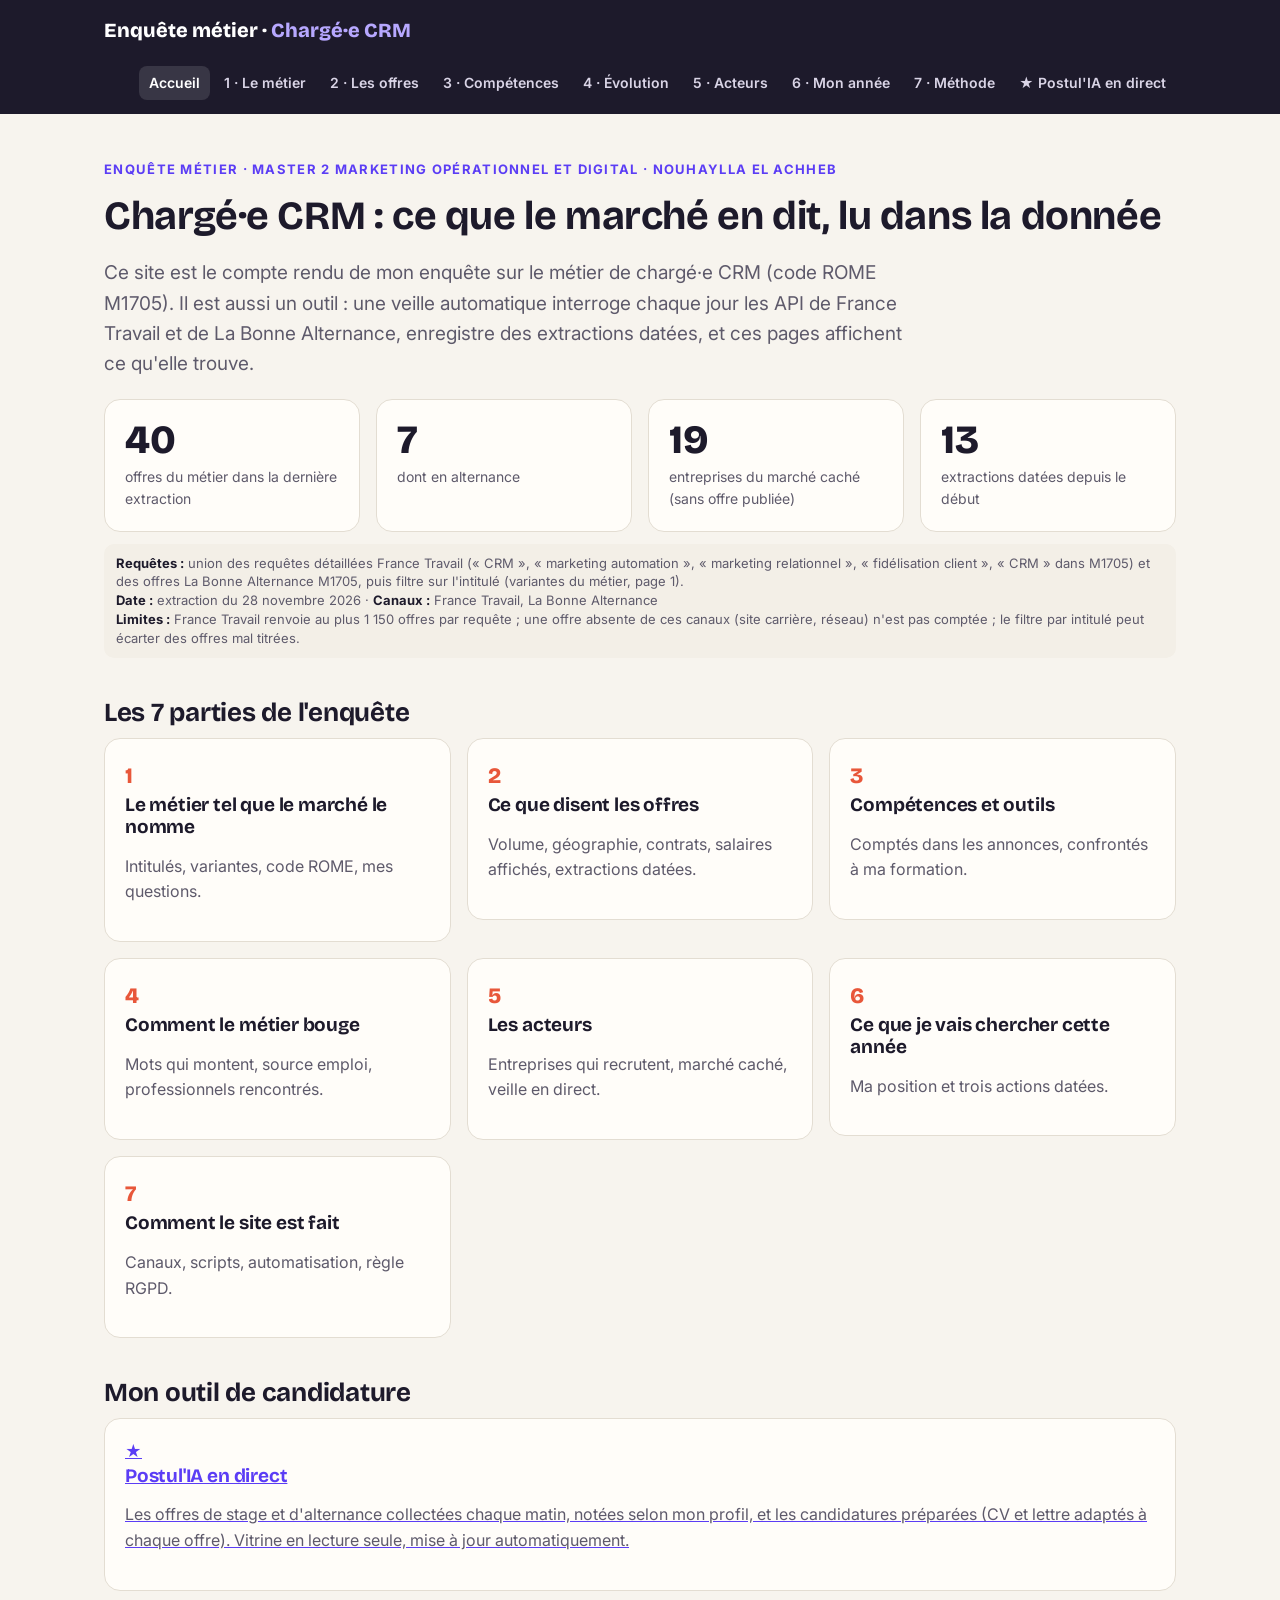
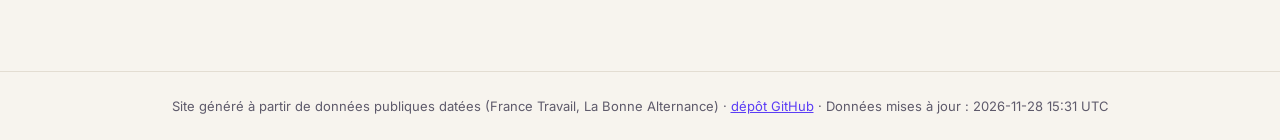
<file: docs/index.html>
<!DOCTYPE html>
<html lang="fr"><head><meta charset="UTF-8"><meta name="viewport" content="width=device-width, initial-scale=1">
<title>Accueil · Enquête métier Chargé·e CRM</title>
<link rel="preconnect" href="https://fonts.googleapis.com">
<link href="https://fonts.googleapis.com/css2?family=Bricolage+Grotesque:wght@700;800&family=Inter:wght@400;600;700&display=swap" rel="stylesheet">
<link rel="stylesheet" href="assets/style.css">
</head><body data-page="index"><main>

<p class="kicker">Enquête métier · Master 2 Marketing opérationnel et digital · Nouhaylla El Achheb</p>
<h1>Chargé·e CRM : ce que le marché en dit, lu dans la donnée</h1>
<p class="lead">Ce site est le compte rendu de mon enquête sur le métier de chargé·e CRM (code ROME M1705). Il est aussi un outil : une veille automatique interroge chaque jour les API de France Travail et de La Bonne Alternance, enregistre des extractions datées, et ces pages affichent ce qu'elle trouve.</p>
<div id="chiffres"></div>
<h2>Les 7 parties de l'enquête</h2>
<div class="grid g3 home-nav">
<a href="metier.html"><div class="card"><div class="n">1</div><h3>Le métier tel que le marché le nomme</h3><p class="muted">Intitulés, variantes, code ROME, mes questions.</p></div></a>
<a href="offres.html"><div class="card"><div class="n">2</div><h3>Ce que disent les offres</h3><p class="muted">Volume, géographie, contrats, salaires affichés, extractions datées.</p></div></a>
<a href="competences.html"><div class="card"><div class="n">3</div><h3>Compétences et outils</h3><p class="muted">Comptés dans les annonces, confrontés à ma formation.</p></div></a>
<a href="evolution.html"><div class="card"><div class="n">4</div><h3>Comment le métier bouge</h3><p class="muted">Mots qui montent, source emploi, professionnels rencontrés.</p></div></a>
<a href="acteurs.html"><div class="card"><div class="n">5</div><h3>Les acteurs</h3><p class="muted">Entreprises qui recrutent, marché caché, veille en direct.</p></div></a>
<a href="plan.html"><div class="card"><div class="n">6</div><h3>Ce que je vais chercher cette année</h3><p class="muted">Ma position et trois actions datées.</p></div></a>
<a href="methode.html"><div class="card"><div class="n">7</div><h3>Comment le site est fait</h3><p class="muted">Canaux, scripts, automatisation, règle RGPD.</p></div></a>
</div>
<h2>Mon outil de candidature</h2>
<a href="postulia.html"><div class="card"><div class="n">★</div><h3>Postul'IA en direct</h3><p class="muted">Les offres de stage et d'alternance collectées chaque matin, notées selon mon profil, et les candidatures préparées (CV et lettre adaptés à chaque offre). Vitrine en lecture seule, mise à jour automatiquement.</p></div></a>

</main><script src="assets/app.js"></script></body></html>
</file>
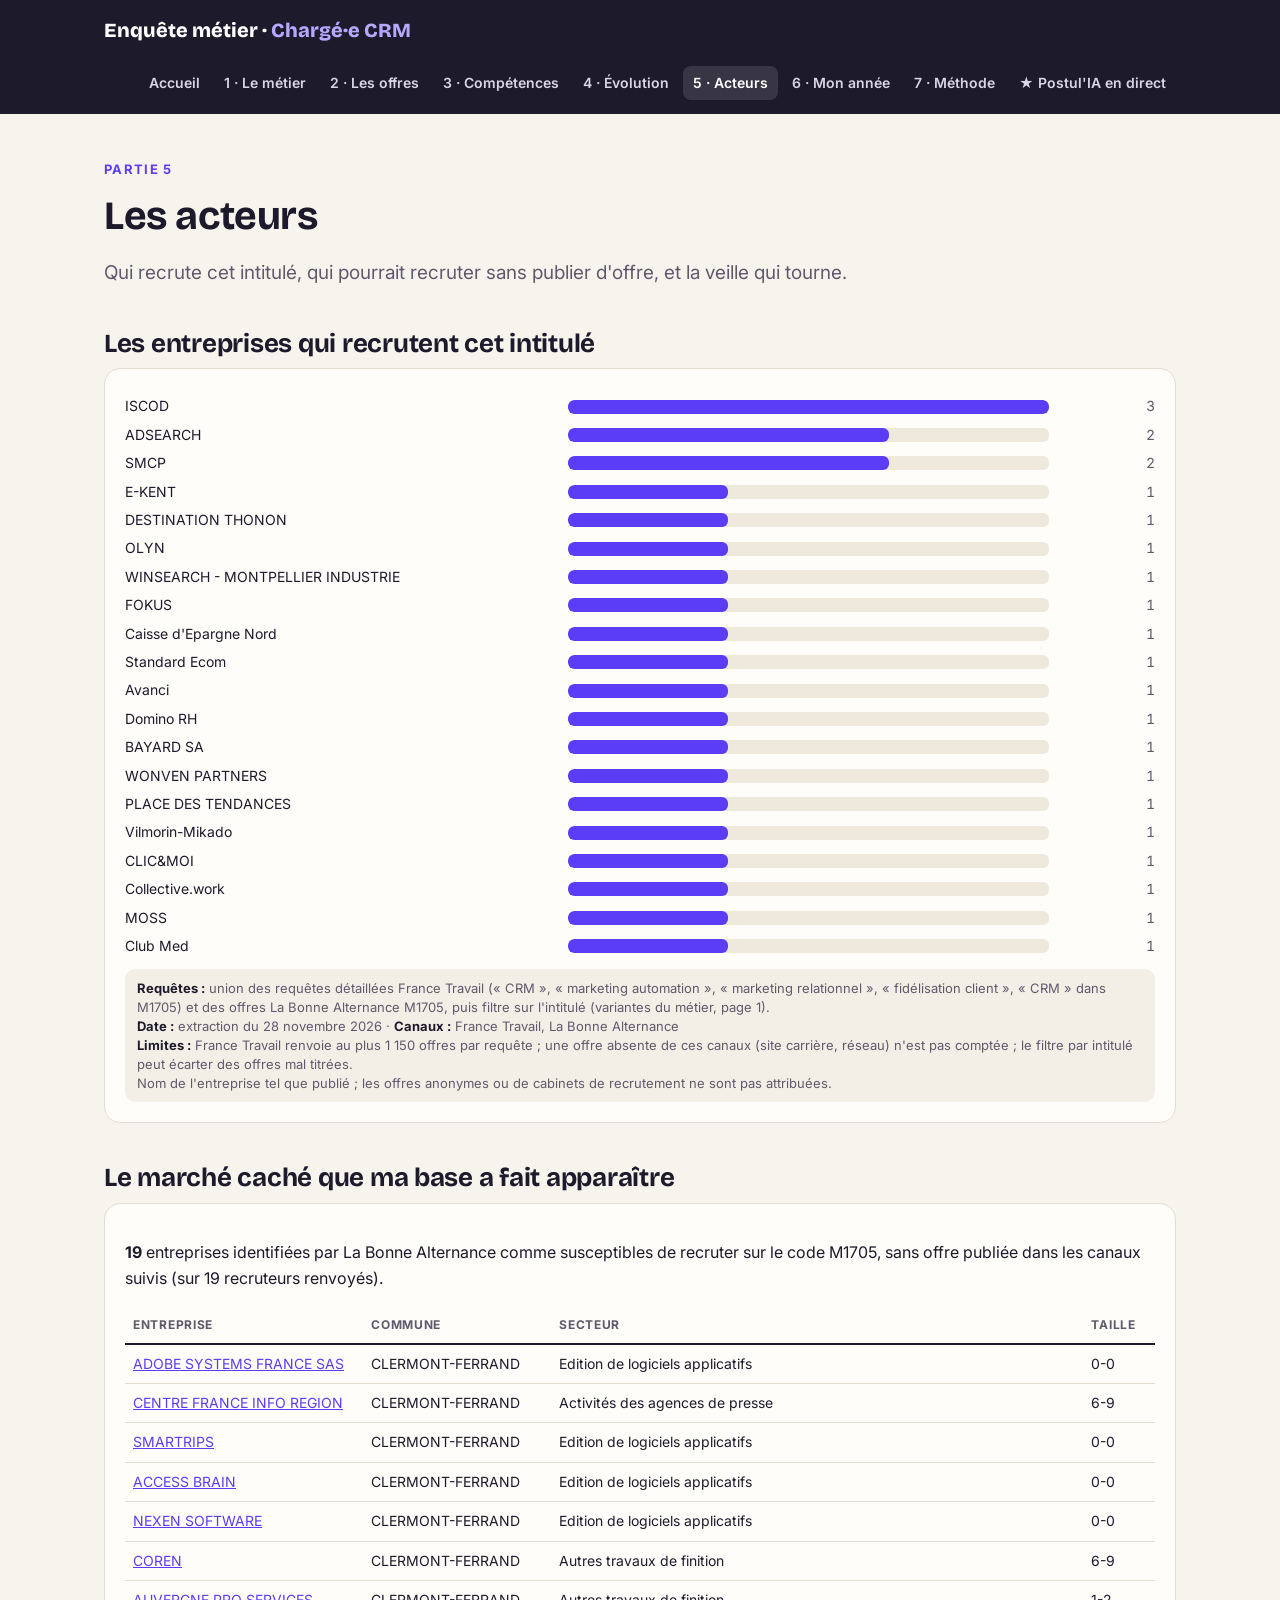
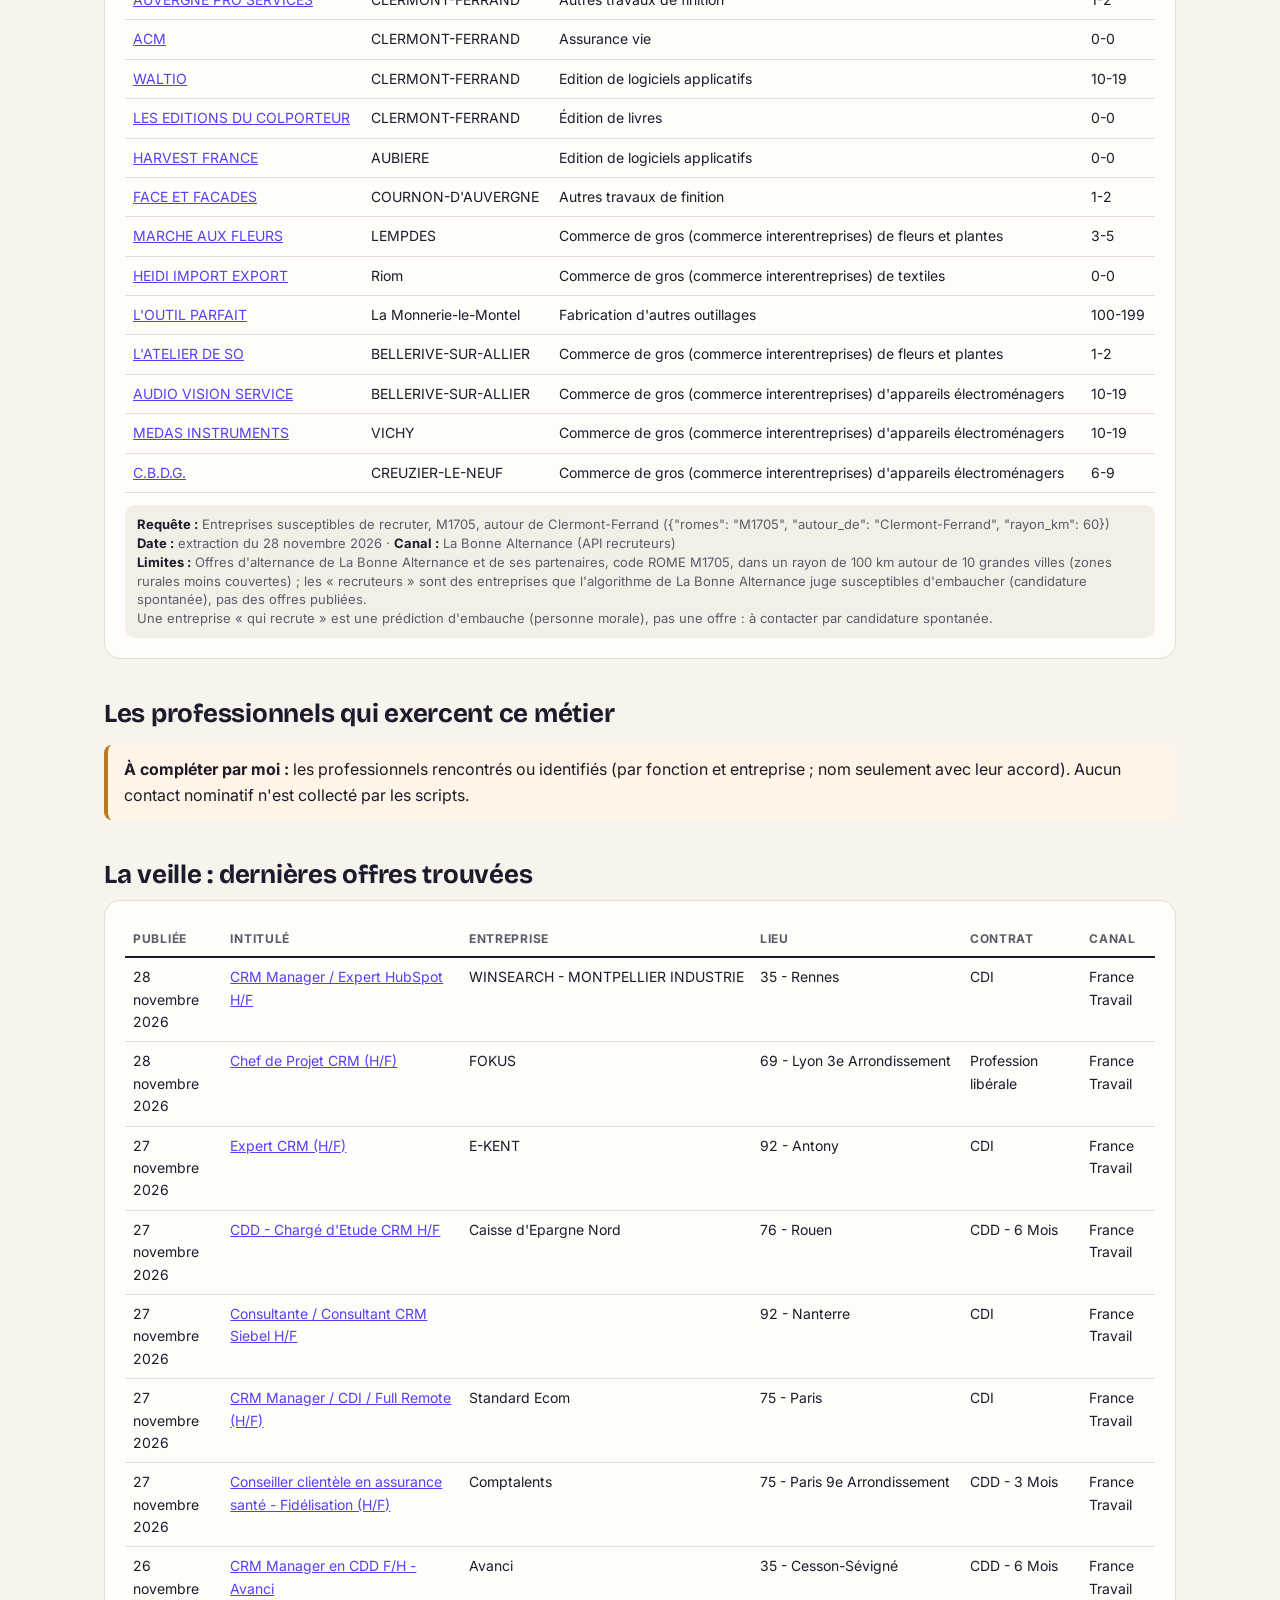
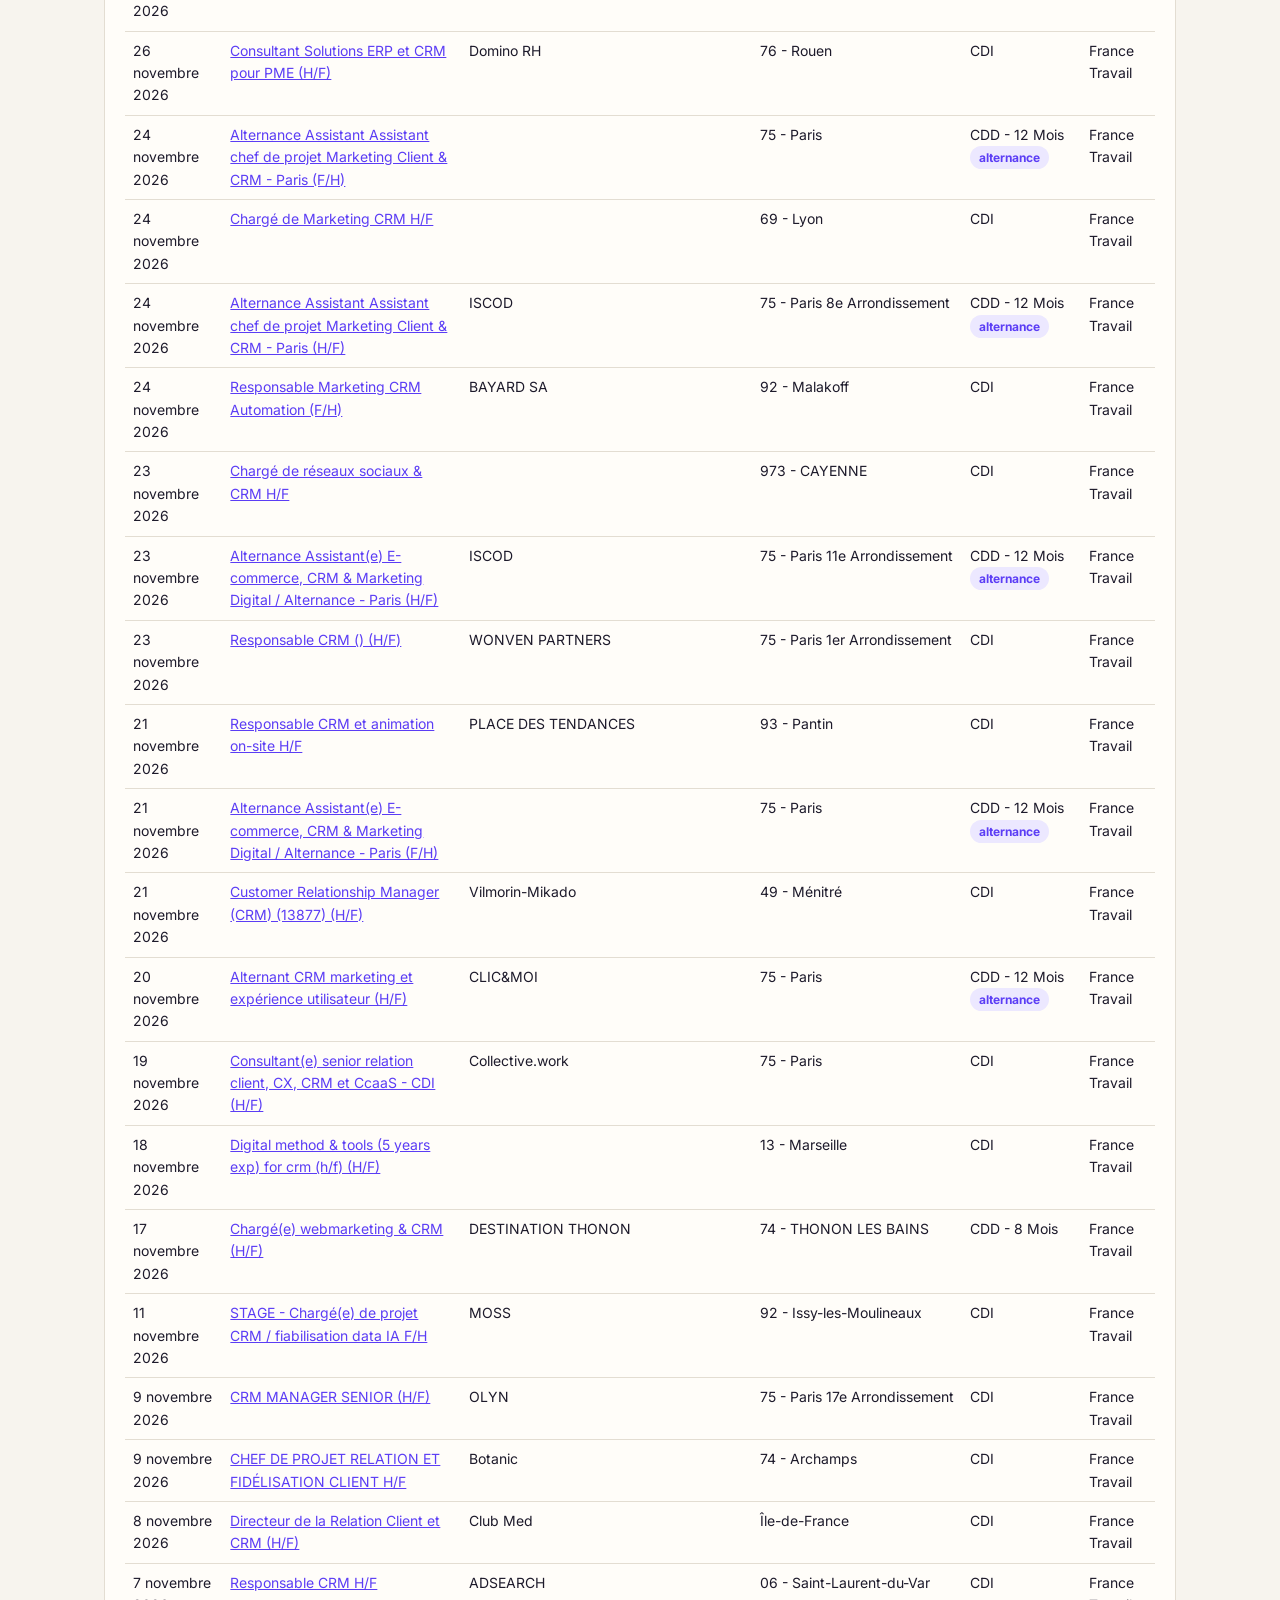
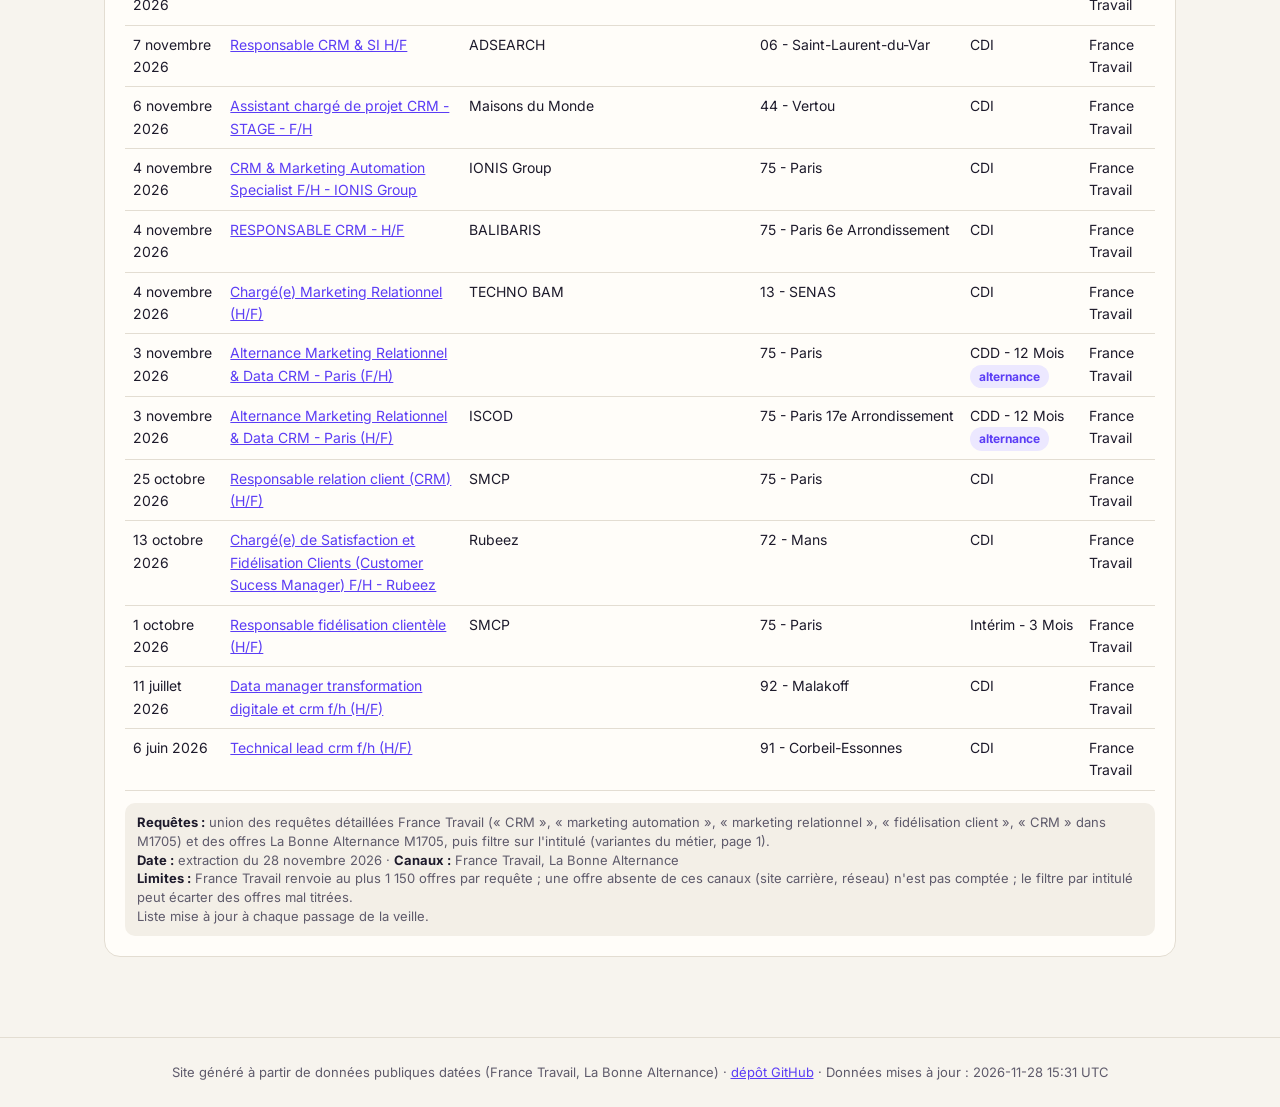
<file: docs/acteurs.html>
<!DOCTYPE html>
<html lang="fr"><head><meta charset="UTF-8"><meta name="viewport" content="width=device-width, initial-scale=1">
<title>Acteurs · Enquête métier Chargé·e CRM</title>
<link rel="preconnect" href="https://fonts.googleapis.com">
<link href="https://fonts.googleapis.com/css2?family=Bricolage+Grotesque:wght@700;800&family=Inter:wght@400;600;700&display=swap" rel="stylesheet">
<link rel="stylesheet" href="assets/style.css">
</head><body data-page="acteurs"><main>

<p class="kicker">Partie 5</p>
<h1>Les acteurs</h1>
<p class="lead">Qui recrute cet intitulé, qui pourrait recruter sans publier d'offre, et la veille qui tourne.</p>
<div id="donnees"></div>
<h2>Les entreprises qui recrutent cet intitulé</h2>
<div class="card" id="entreprises"></div>
<h2>Le marché caché que ma base a fait apparaître</h2>
<div class="card" id="cache" style="overflow-x:auto"></div>
<h2>Les professionnels qui exercent ce métier</h2>
<div class="todo"><b>À compléter par moi :</b> les professionnels rencontrés ou identifiés (par fonction et entreprise ; nom seulement avec leur accord). Aucun contact nominatif n'est collecté par les scripts.</div>
<h2>La veille : dernières offres trouvées</h2>
<div class="card" id="veille" style="overflow-x:auto"></div>

</main><script src="assets/app.js"></script></body></html>
</file>
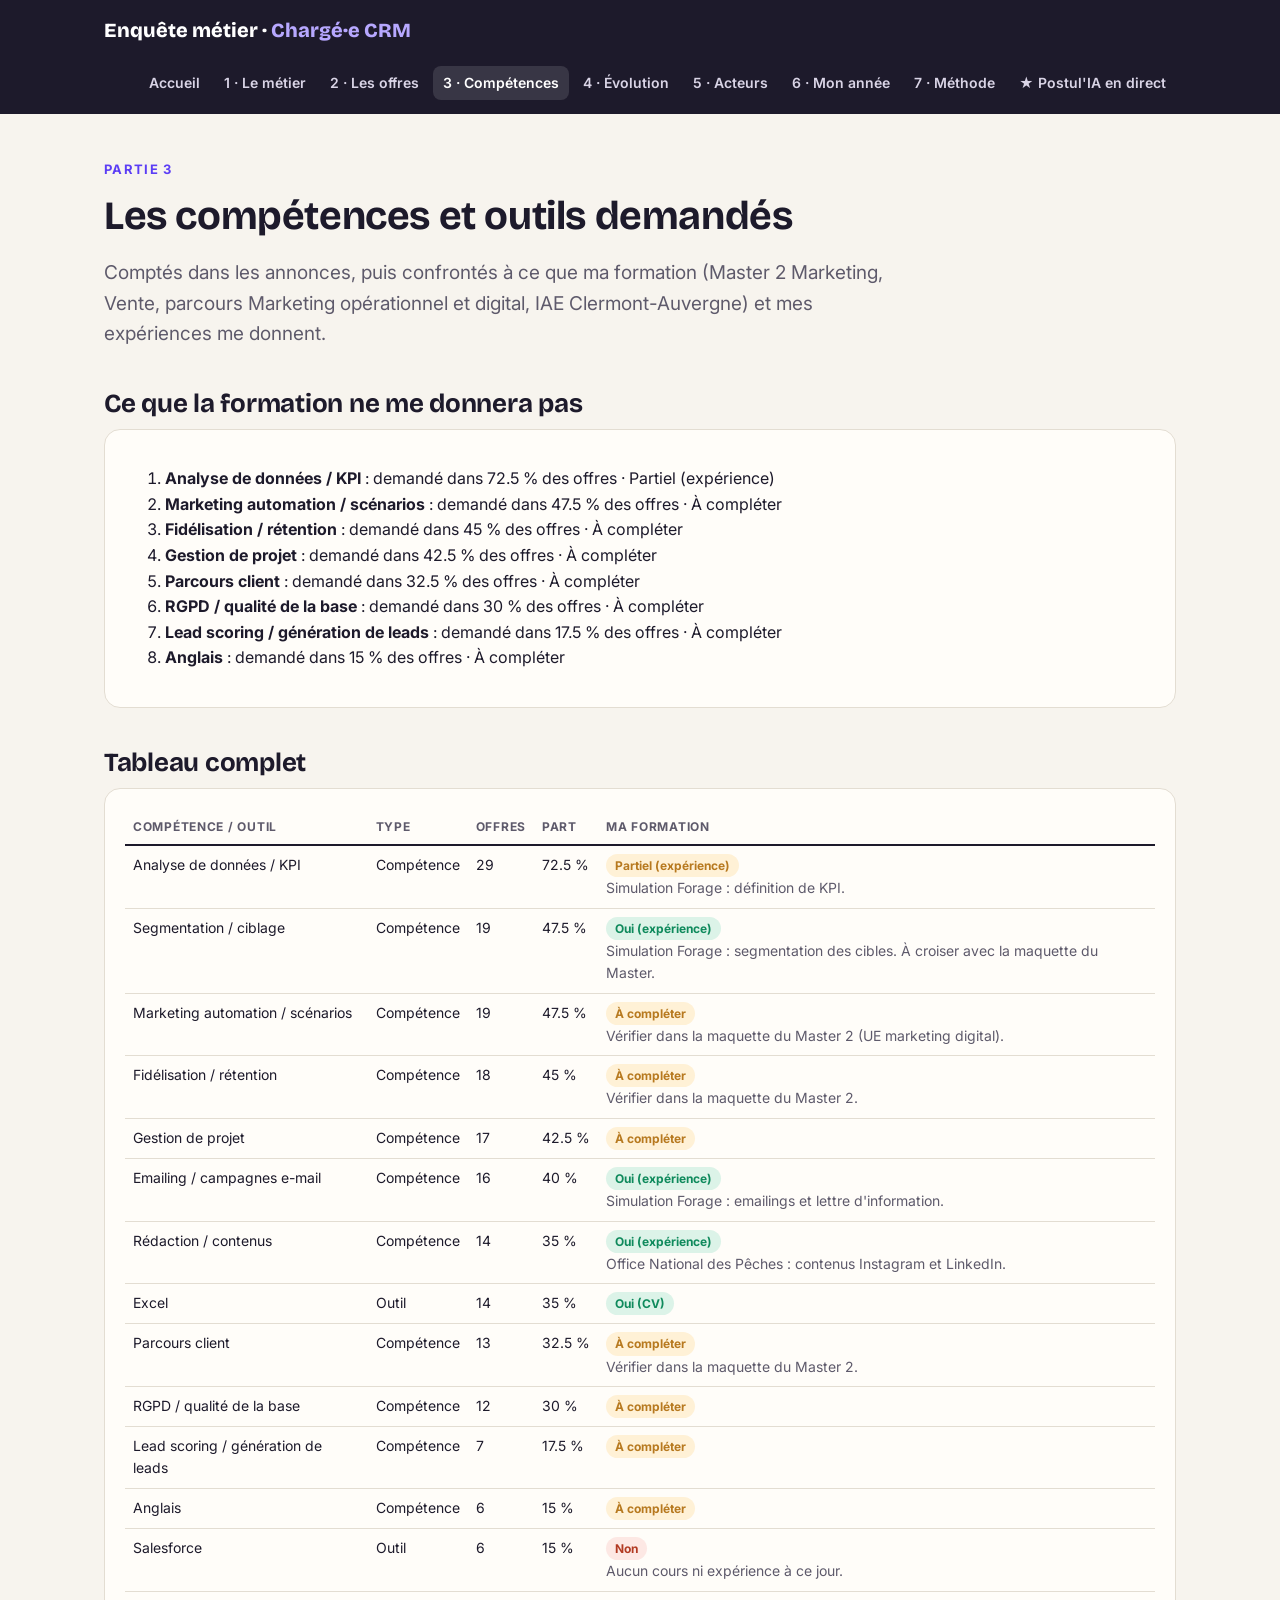
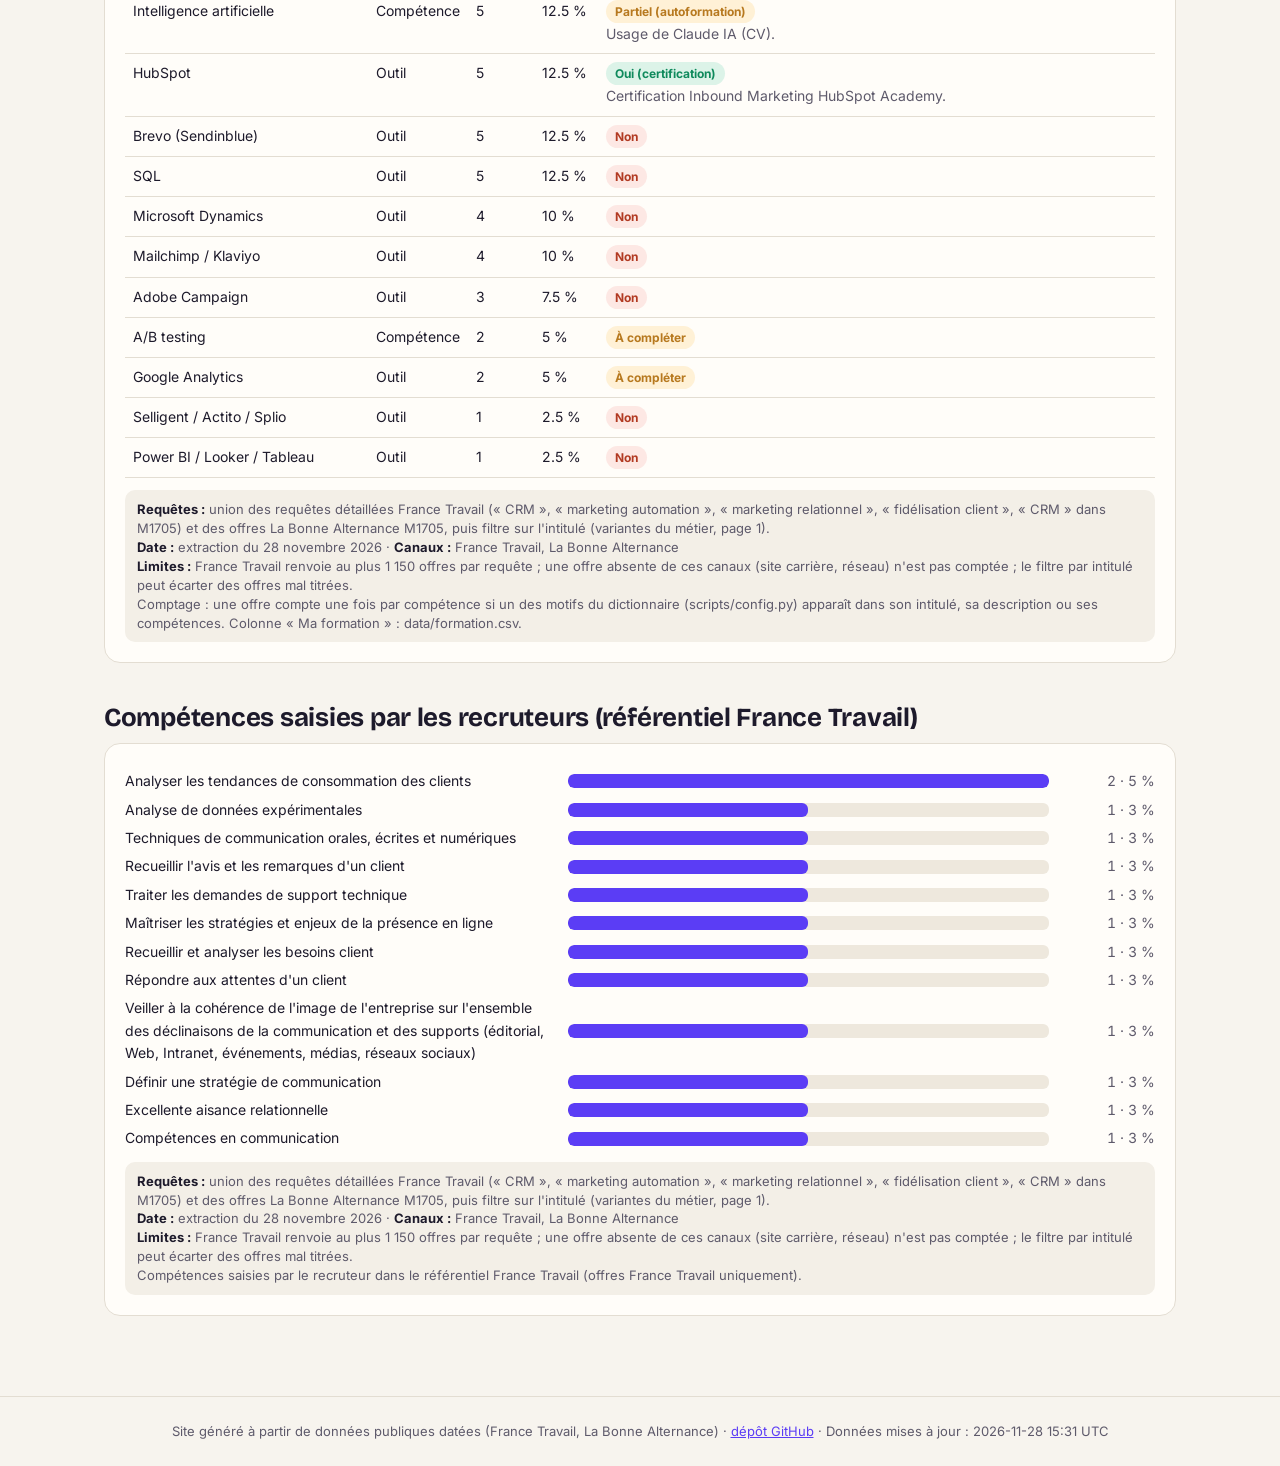
<file: docs/competences.html>
<!DOCTYPE html>
<html lang="fr"><head><meta charset="UTF-8"><meta name="viewport" content="width=device-width, initial-scale=1">
<title>Compétences · Enquête métier Chargé·e CRM</title>
<link rel="preconnect" href="https://fonts.googleapis.com">
<link href="https://fonts.googleapis.com/css2?family=Bricolage+Grotesque:wght@700;800&family=Inter:wght@400;600;700&display=swap" rel="stylesheet">
<link rel="stylesheet" href="assets/style.css">
</head><body data-page="competences"><main>

<p class="kicker">Partie 3</p>
<h1>Les compétences et outils demandés</h1>
<p class="lead">Comptés dans les annonces, puis confrontés à ce que ma formation (Master 2 Marketing, Vente, parcours Marketing opérationnel et digital, IAE Clermont-Auvergne) et mes expériences me donnent.</p>
<div id="donnees"></div>
<h2>Ce que la formation ne me donnera pas</h2>
<div class="card" id="manque"></div>
<h2>Tableau complet</h2>
<div class="card" id="table" style="overflow-x:auto"></div>
<h2>Compétences saisies par les recruteurs (référentiel France Travail)</h2>
<div class="card" id="ft"></div>

</main><script src="assets/app.js"></script></body></html>
</file>
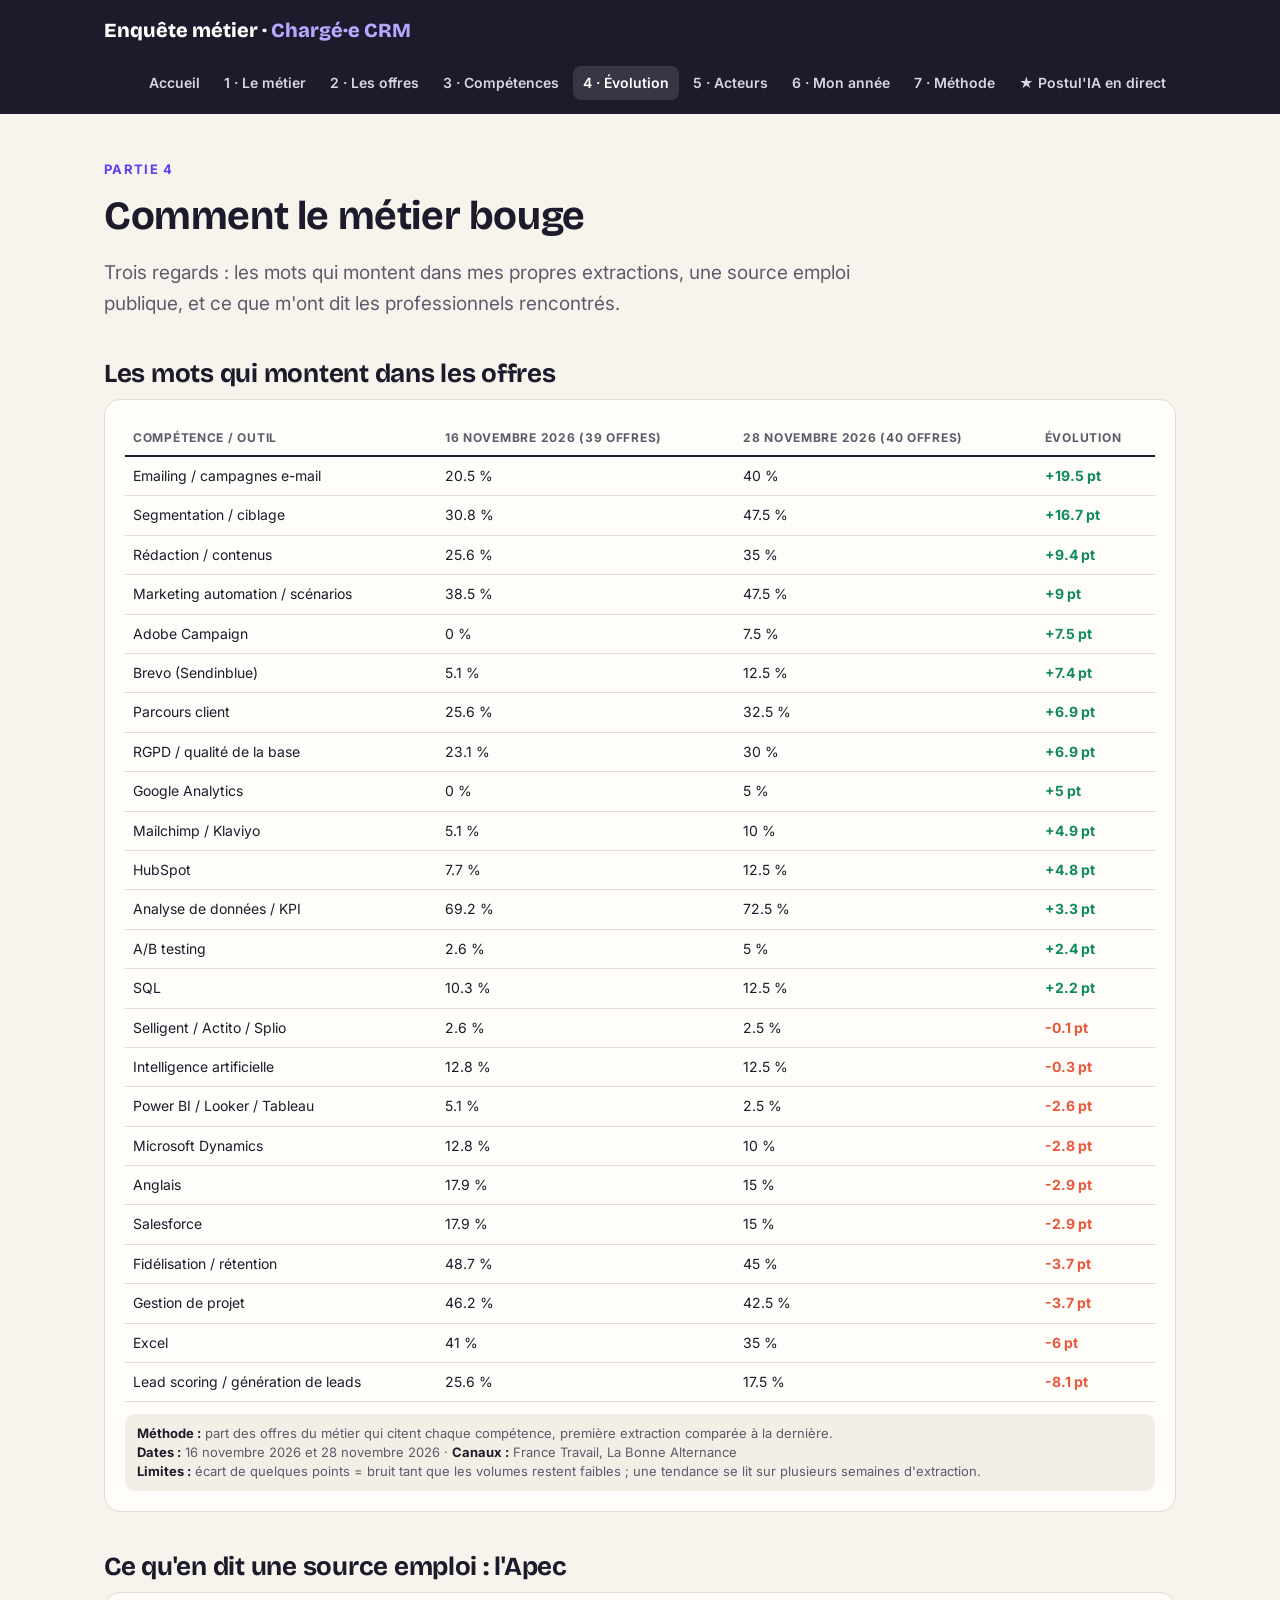
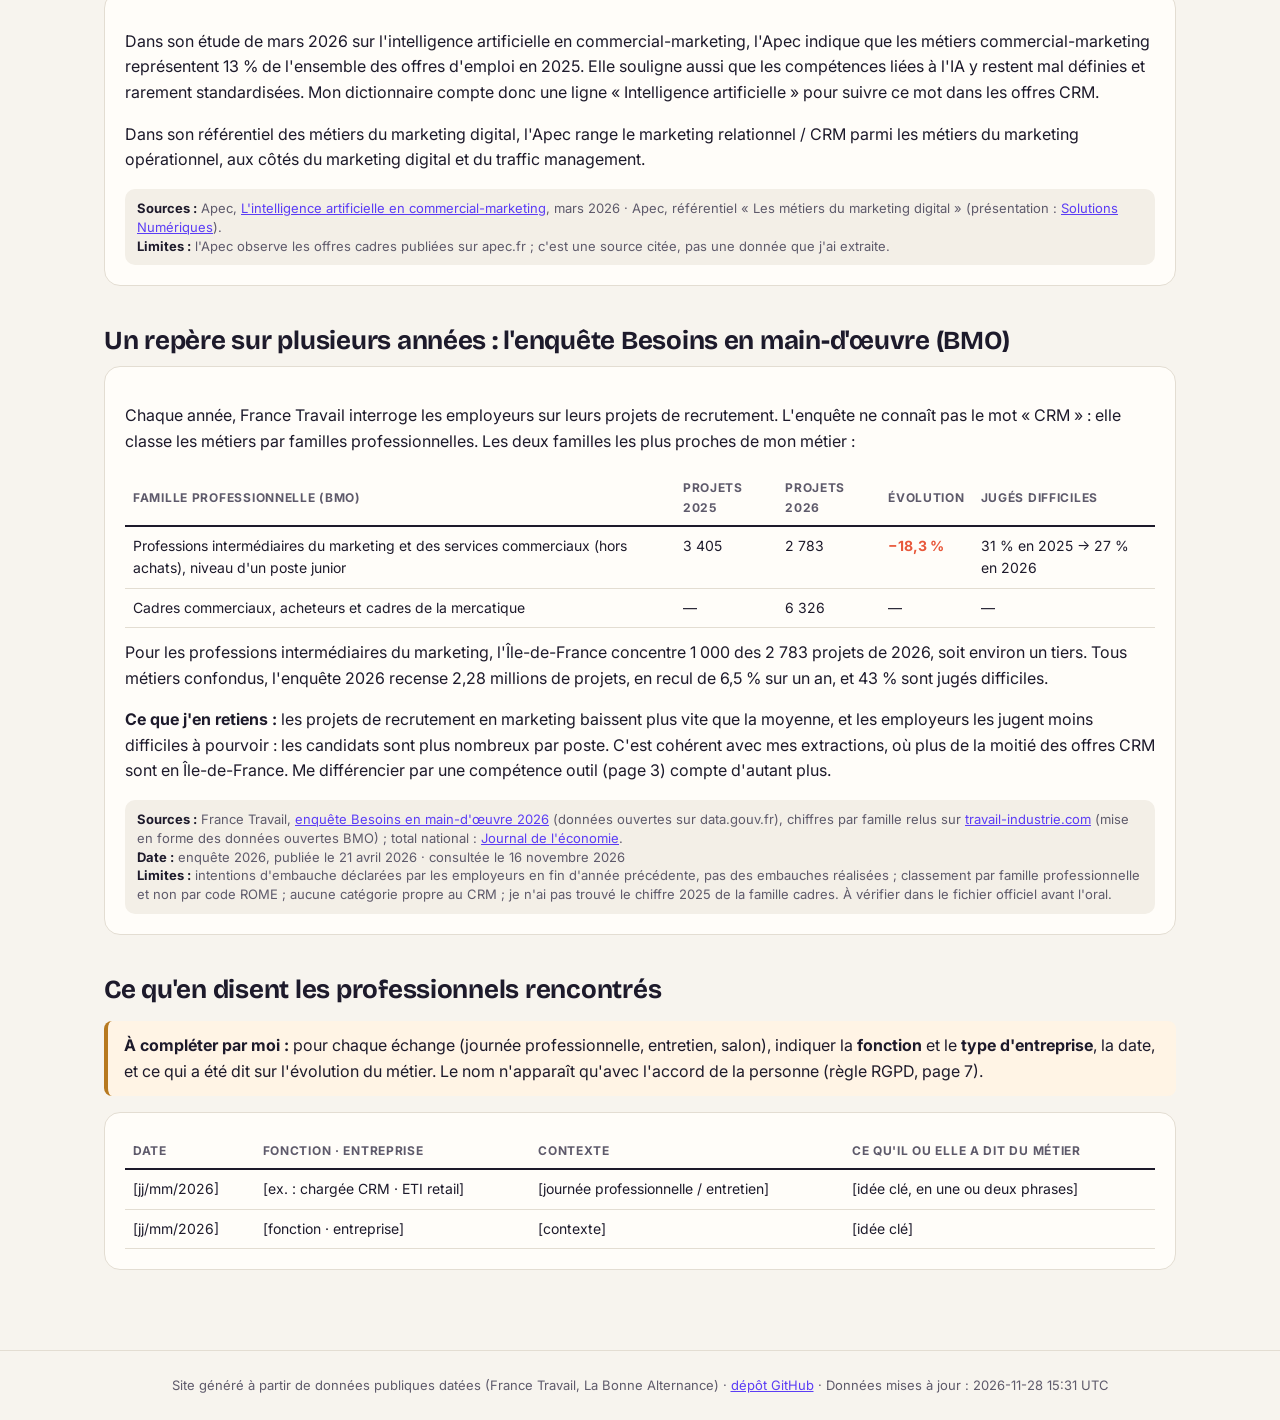
<file: docs/evolution.html>
<!DOCTYPE html>
<html lang="fr"><head><meta charset="UTF-8"><meta name="viewport" content="width=device-width, initial-scale=1">
<title>Évolution · Enquête métier Chargé·e CRM</title>
<link rel="preconnect" href="https://fonts.googleapis.com">
<link href="https://fonts.googleapis.com/css2?family=Bricolage+Grotesque:wght@700;800&family=Inter:wght@400;600;700&display=swap" rel="stylesheet">
<link rel="stylesheet" href="assets/style.css">
</head><body data-page="evolution"><main>

<p class="kicker">Partie 4</p>
<h1>Comment le métier bouge</h1>
<p class="lead">Trois regards : les mots qui montent dans mes propres extractions, une source emploi publique, et ce que m'ont dit les professionnels rencontrés.</p>
<div id="donnees"></div>
<h2>Les mots qui montent dans les offres</h2>
<div class="card" id="mots"></div>
<h2>Ce qu'en dit une source emploi : l'Apec</h2>
<div class="card">
<p>Dans son étude de mars 2026 sur l'intelligence artificielle en commercial-marketing, l'Apec indique que les métiers commercial-marketing représentent 13 % de l'ensemble des offres d'emploi en 2025. Elle souligne aussi que les compétences liées à l'IA y restent mal définies et rarement standardisées. Mon dictionnaire compte donc une ligne « Intelligence artificielle » pour suivre ce mot dans les offres CRM.</p>
<p>Dans son référentiel des métiers du marketing digital, l'Apec range le marketing relationnel / CRM parmi les métiers du marketing opérationnel, aux côtés du marketing digital et du traffic management.</p>
<div class="src"><b>Sources :</b> Apec, <a href="https://corporate.apec.fr/files/live/sites/corporate/files/Nos%20etudes/PDF/L'intelligence%20artificielle%20en%20commercial-marketing.pdf">L'intelligence artificielle en commercial-marketing</a>, mars 2026 · Apec, référentiel « Les métiers du marketing digital » (présentation : <a href="https://www.solutions-numeriques.com/?p=17293">Solutions Numériques</a>).<br><b>Limites :</b> l'Apec observe les offres cadres publiées sur apec.fr ; c'est une source citée, pas une donnée que j'ai extraite.</div>
</div>
<h2>Un repère sur plusieurs années : l'enquête Besoins en main-d'œuvre (BMO)</h2>
<div class="card">
<p>Chaque année, France Travail interroge les employeurs sur leurs projets de recrutement. L'enquête ne connaît pas le mot « CRM » : elle classe les métiers par familles professionnelles. Les deux familles les plus proches de mon métier :</p>
<table><tr><th>Famille professionnelle (BMO)</th><th>Projets 2025</th><th>Projets 2026</th><th>Évolution</th><th>Jugés difficiles</th></tr>
<tr><td>Professions intermédiaires du marketing et des services commerciaux (hors achats), niveau d'un poste junior</td><td>3 405</td><td>2 783</td><td><b style="color:var(--coral)">−18,3 %</b></td><td>31 % en 2025 → 27 % en 2026</td></tr>
<tr><td>Cadres commerciaux, acheteurs et cadres de la mercatique</td><td>—</td><td>6 326</td><td>—</td><td>—</td></tr></table>
<p style="margin-top:12px">Pour les professions intermédiaires du marketing, l'Île-de-France concentre 1 000 des 2 783 projets de 2026, soit environ un tiers. Tous métiers confondus, l'enquête 2026 recense 2,28 millions de projets, en recul de 6,5 % sur un an, et 43 % sont jugés difficiles.</p>
<p><b>Ce que j'en retiens :</b> les projets de recrutement en marketing baissent plus vite que la moyenne, et les employeurs les jugent moins difficiles à pourvoir : les candidats sont plus nombreux par poste. C'est cohérent avec mes extractions, où plus de la moitié des offres CRM sont en Île-de-France. Me différencier par une compétence outil (page 3) compte d'autant plus.</p>
<div class="src"><b>Sources :</b> France Travail, <a href="https://www.francetravail.fr/candidat/decouvrir-le-marche-du-travail/besoins-en-main-doeuvre.html">enquête Besoins en main-d'œuvre 2026</a> (données ouvertes sur data.gouv.fr), chiffres par famille relus sur <a href="https://travail-industrie.com/emploi/metiers-en-tension/professions-intermediaires-du-marketing-et-des-services-commerciaux-hors-achats">travail-industrie.com</a> (mise en forme des données ouvertes BMO) ; total national : <a href="https://www.journaldeleconomie.fr/?p=46430">Journal de l'économie</a>.<br>
<b>Date :</b> enquête 2026, publiée le 21 avril 2026 · consultée le 16 novembre 2026<br>
<b>Limites :</b> intentions d'embauche déclarées par les employeurs en fin d'année précédente, pas des embauches réalisées ; classement par famille professionnelle et non par code ROME ; aucune catégorie propre au CRM ; je n'ai pas trouvé le chiffre 2025 de la famille cadres. À vérifier dans le fichier officiel avant l'oral.</div>
</div>

<h2>Ce qu'en disent les professionnels rencontrés</h2>
<div class="todo"><b>À compléter par moi :</b> pour chaque échange (journée professionnelle, entretien, salon), indiquer la <b>fonction</b> et le <b>type d'entreprise</b>, la date, et ce qui a été dit sur l'évolution du métier. Le nom n'apparaît qu'avec l'accord de la personne (règle RGPD, page 7).</div>
<div class="card"><table><tr><th>Date</th><th>Fonction · entreprise</th><th>Contexte</th><th>Ce qu'il ou elle a dit du métier</th></tr>
<tr><td>[jj/mm/2026]</td><td>[ex. : chargée CRM · ETI retail]</td><td>[journée professionnelle / entretien]</td><td>[idée clé, en une ou deux phrases]</td></tr>
<tr><td>[jj/mm/2026]</td><td>[fonction · entreprise]</td><td>[contexte]</td><td>[idée clé]</td></tr>
</table></div>

</main><script src="assets/app.js"></script></body></html>
</file>
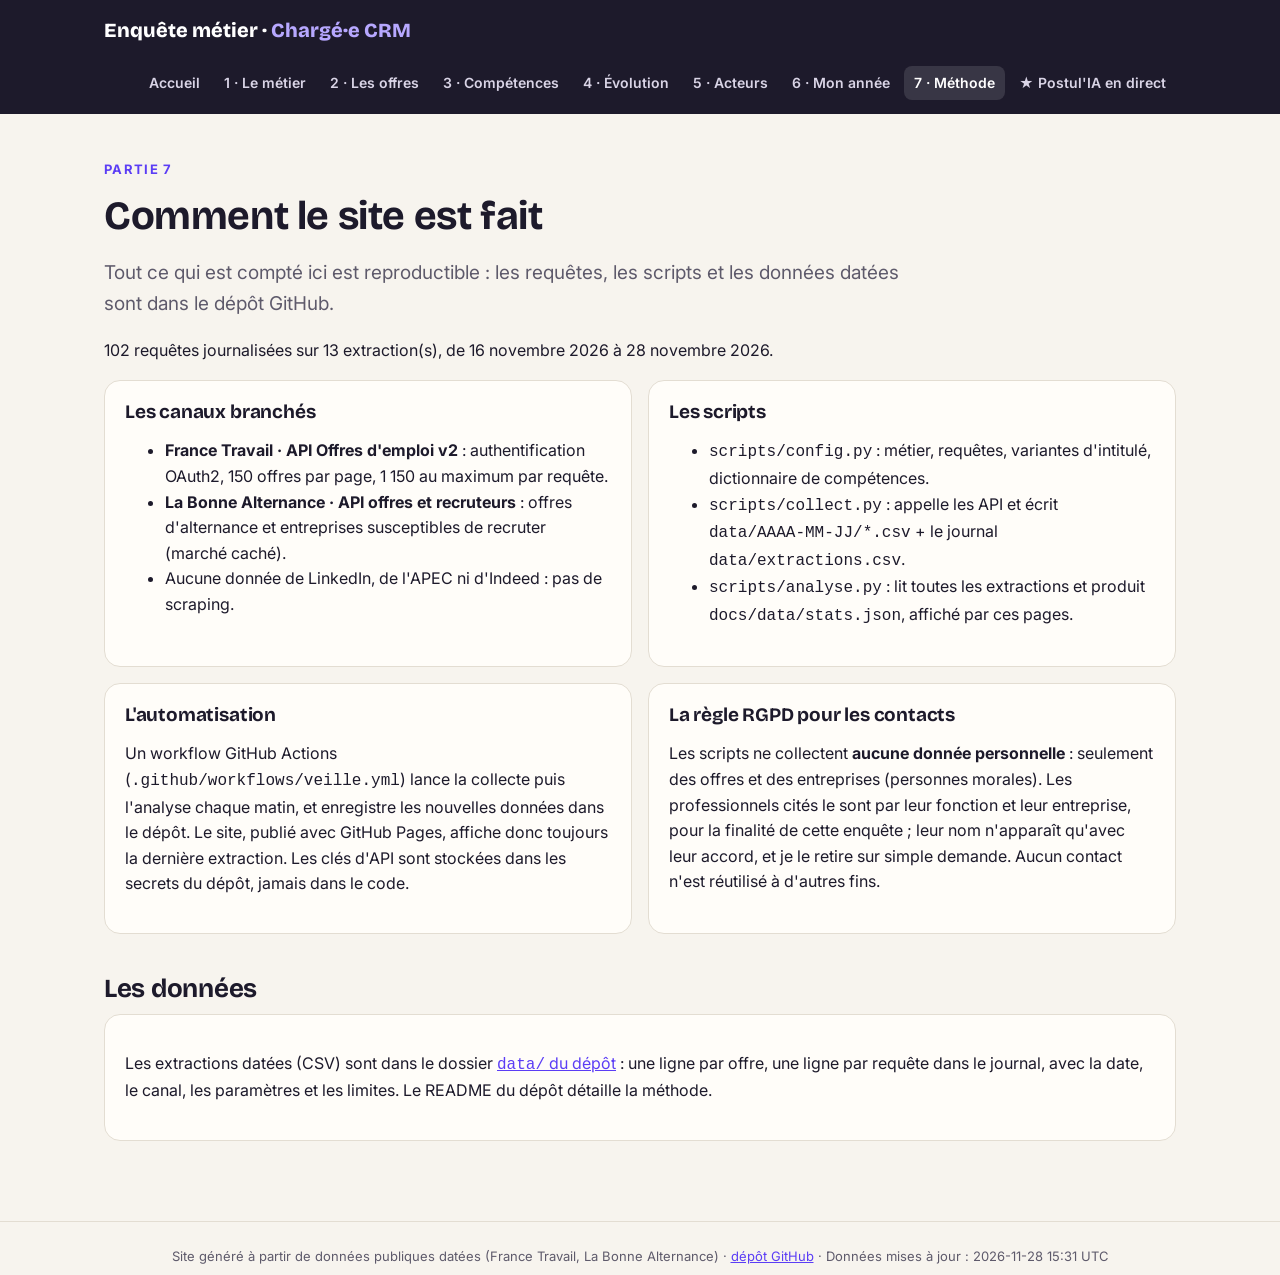
<file: docs/methode.html>
<!DOCTYPE html>
<html lang="fr"><head><meta charset="UTF-8"><meta name="viewport" content="width=device-width, initial-scale=1">
<title>Méthode · Enquête métier Chargé·e CRM</title>
<link rel="preconnect" href="https://fonts.googleapis.com">
<link href="https://fonts.googleapis.com/css2?family=Bricolage+Grotesque:wght@700;800&family=Inter:wght@400;600;700&display=swap" rel="stylesheet">
<link rel="stylesheet" href="assets/style.css">
</head><body data-page="methode"><main>

<p class="kicker">Partie 7</p>
<h1>Comment le site est fait</h1>
<p class="lead">Tout ce qui est compté ici est reproductible : les requêtes, les scripts et les données datées sont dans le dépôt GitHub.</p>
<div id="journal"></div>
<div class="grid g2">
<div class="card"><h3>Les canaux branchés</h3><ul>
<li><b>France Travail · API Offres d'emploi v2</b> : authentification OAuth2, 150 offres par page, 1 150 au maximum par requête.</li>
<li><b>La Bonne Alternance · API offres et recruteurs</b> : offres d'alternance et entreprises susceptibles de recruter (marché caché).</li>
<li>Aucune donnée de LinkedIn, de l'APEC ni d'Indeed : pas de scraping.</li></ul></div>
<div class="card"><h3>Les scripts</h3><ul>
<li><code>scripts/config.py</code> : métier, requêtes, variantes d'intitulé, dictionnaire de compétences.</li>
<li><code>scripts/collect.py</code> : appelle les API et écrit <code>data/AAAA-MM-JJ/*.csv</code> + le journal <code>data/extractions.csv</code>.</li>
<li><code>scripts/analyse.py</code> : lit toutes les extractions et produit <code>docs/data/stats.json</code>, affiché par ces pages.</li></ul></div>
<div class="card"><h3>L'automatisation</h3><p>Un workflow GitHub Actions (<code>.github/workflows/veille.yml</code>) lance la collecte puis l'analyse chaque matin, et enregistre les nouvelles données dans le dépôt. Le site, publié avec GitHub Pages, affiche donc toujours la dernière extraction. Les clés d'API sont stockées dans les secrets du dépôt, jamais dans le code.</p></div>
<div class="card"><h3>La règle RGPD pour les contacts</h3><p>Les scripts ne collectent <b>aucune donnée personnelle</b> : seulement des offres et des entreprises (personnes morales). Les professionnels cités le sont par leur fonction et leur entreprise, pour la finalité de cette enquête ; leur nom n'apparaît qu'avec leur accord, et je le retire sur simple demande. Aucun contact n'est réutilisé à d'autres fins.</p></div>
</div>
<h2>Les données</h2>
<div class="card"><p>Les extractions datées (CSV) sont dans le dossier <a href="https://github.com/enouhaylla-collab/projet-alternance-/tree/main/data"><code>data/</code> du dépôt</a> : une ligne par offre, une ligne par requête dans le journal, avec la date, le canal, les paramètres et les limites. Le README du dépôt détaille la méthode.</p></div>

</main><script src="assets/app.js"></script></body></html>
</file>
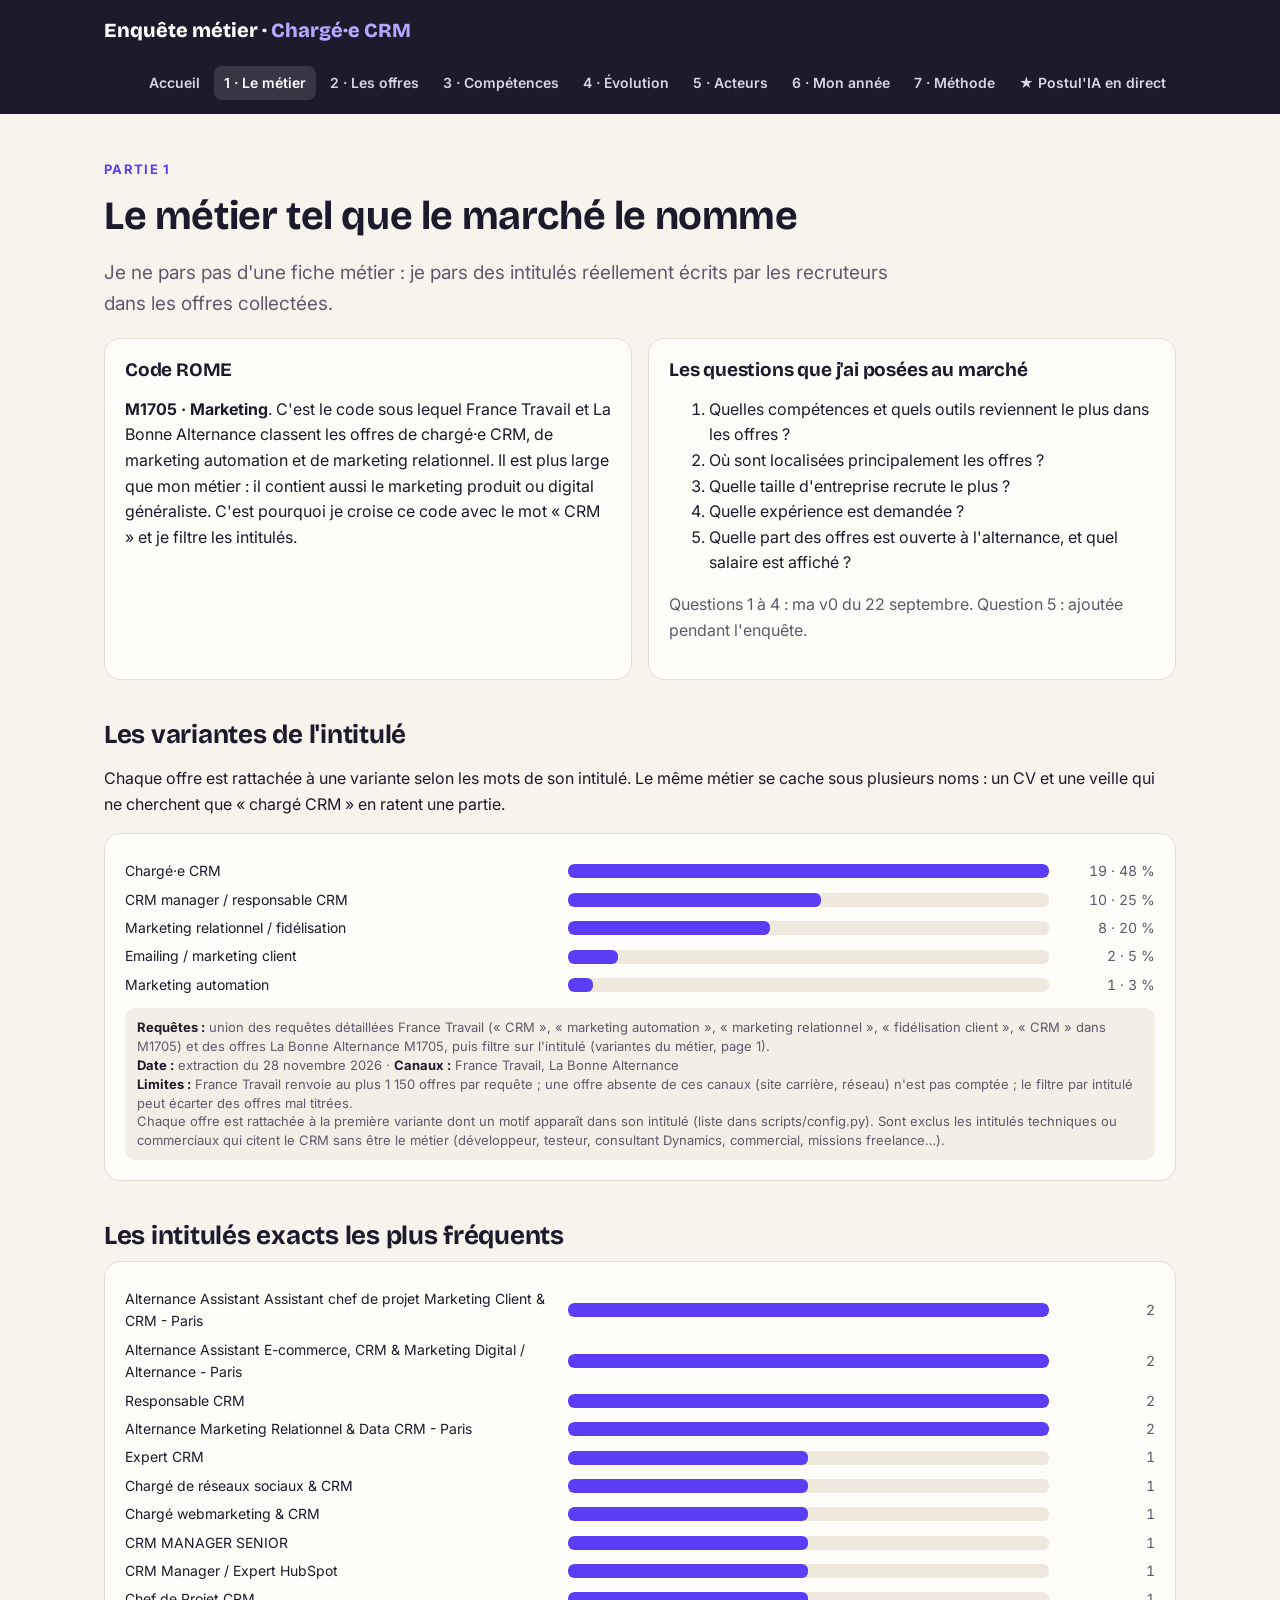
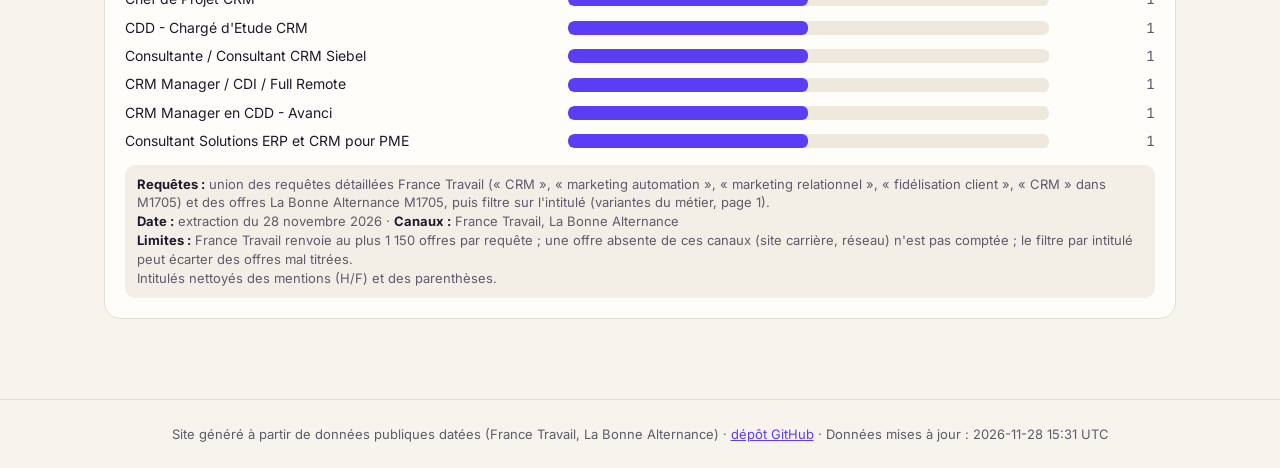
<file: docs/metier.html>
<!DOCTYPE html>
<html lang="fr"><head><meta charset="UTF-8"><meta name="viewport" content="width=device-width, initial-scale=1">
<title>Le métier · Enquête métier Chargé·e CRM</title>
<link rel="preconnect" href="https://fonts.googleapis.com">
<link href="https://fonts.googleapis.com/css2?family=Bricolage+Grotesque:wght@700;800&family=Inter:wght@400;600;700&display=swap" rel="stylesheet">
<link rel="stylesheet" href="assets/style.css">
</head><body data-page="metier"><main>

<p class="kicker">Partie 1</p>
<h1>Le métier tel que le marché le nomme</h1>
<p class="lead">Je ne pars pas d'une fiche métier : je pars des intitulés réellement écrits par les recruteurs dans les offres collectées.</p>
<div class="grid g2">
<div class="card"><h3>Code ROME</h3><p><b>M1705 · Marketing</b>. C'est le code sous lequel France Travail et La Bonne Alternance classent les offres de chargé·e CRM, de marketing automation et de marketing relationnel. Il est plus large que mon métier : il contient aussi le marketing produit ou digital généraliste. C'est pourquoi je croise ce code avec le mot « CRM » et je filtre les intitulés.</p></div>
<div class="card"><h3>Les questions que j'ai posées au marché</h3><ol>
<li>Quelles compétences et quels outils reviennent le plus dans les offres ?</li>
<li>Où sont localisées principalement les offres ?</li>
<li>Quelle taille d'entreprise recrute le plus ?</li>
<li>Quelle expérience est demandée ?</li>
<li>Quelle part des offres est ouverte à l'alternance, et quel salaire est affiché ?</li></ol>
<p class="muted">Questions 1 à 4 : ma v0 du 22 septembre. Question 5 : ajoutée pendant l'enquête.</p></div>
</div>
<div id="donnees"></div>
<h2>Les variantes de l'intitulé</h2>
<p>Chaque offre est rattachée à une variante selon les mots de son intitulé. Le même métier se cache sous plusieurs noms : un CV et une veille qui ne cherchent que « chargé CRM » en ratent une partie.</p>
<div class="card" id="variantes"></div>
<h2>Les intitulés exacts les plus fréquents</h2>
<div class="card" id="intitules"></div>

</main><script src="assets/app.js"></script></body></html>
</file>
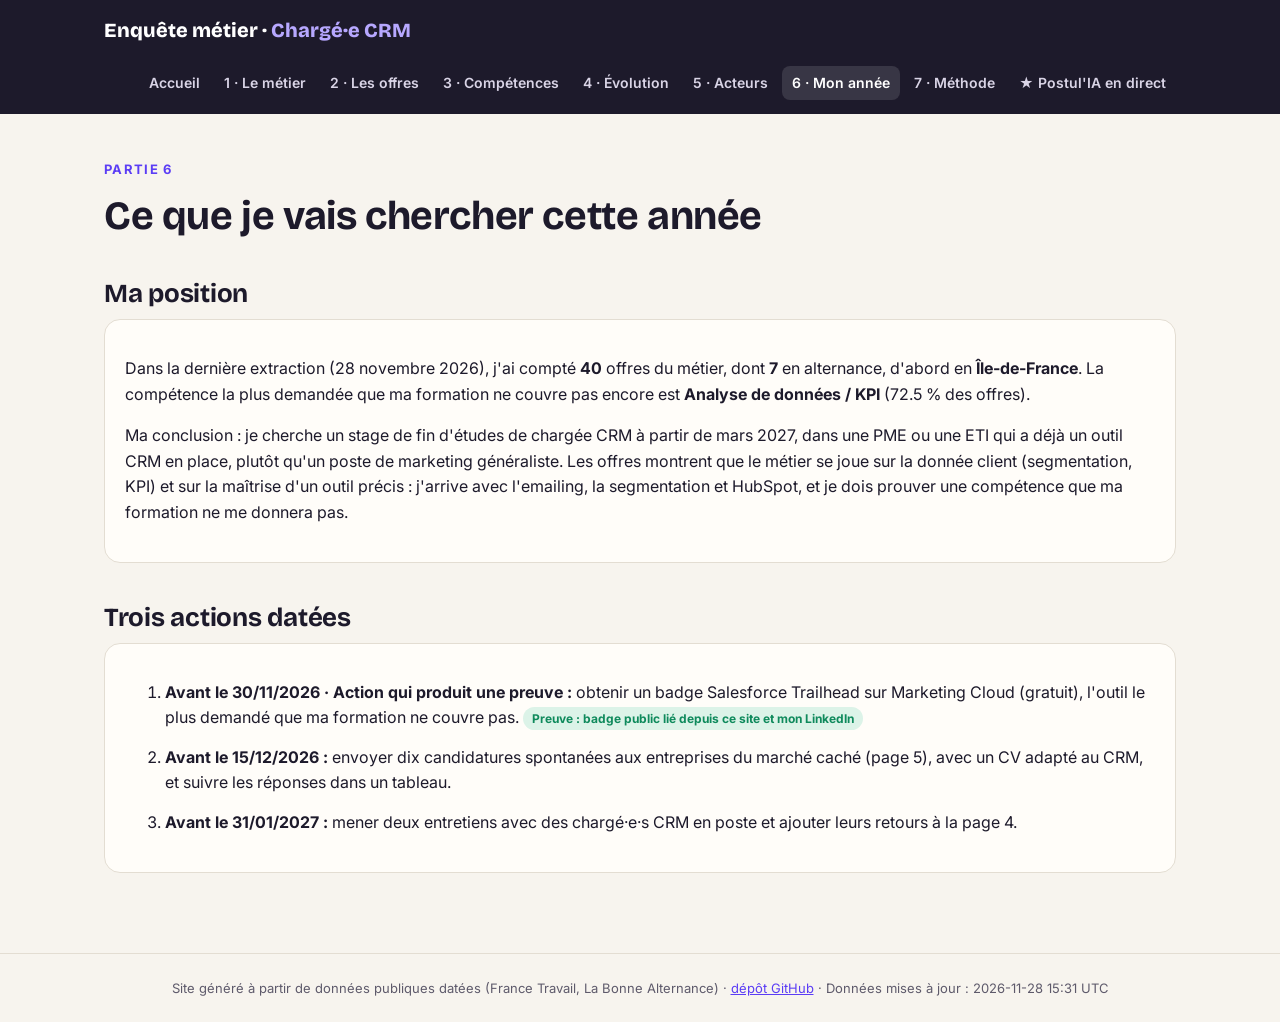
<file: docs/plan.html>
<!DOCTYPE html>
<html lang="fr"><head><meta charset="UTF-8"><meta name="viewport" content="width=device-width, initial-scale=1">
<title>Mon année · Enquête métier Chargé·e CRM</title>
<link rel="preconnect" href="https://fonts.googleapis.com">
<link href="https://fonts.googleapis.com/css2?family=Bricolage+Grotesque:wght@700;800&family=Inter:wght@400;600;700&display=swap" rel="stylesheet">
<link rel="stylesheet" href="assets/style.css">
</head><body data-page="plan"><main>

<p class="kicker">Partie 6</p>
<h1>Ce que je vais chercher cette année</h1>
<div id="donnees"></div>
<h2>Ma position</h2>
<div class="card">
<p id="chiffres-position"></p>
<!-- À PERSONNALISER : réécrire ce paragraphe avec mes mots, à partir des chiffres ci-dessus. -->
<p>Ma conclusion : je cherche un stage de fin d'études de chargée CRM à partir de mars 2027, dans une PME ou une ETI qui a déjà un outil CRM en place, plutôt qu'un poste de marketing généraliste. Les offres montrent que le métier se joue sur la donnée client (segmentation, KPI) et sur la maîtrise d'un outil précis : j'arrive avec l'emailing, la segmentation et HubSpot, et je dois prouver une compétence que ma formation ne me donnera pas.</p>
</div>
<h2>Trois actions datées</h2>
<!-- À PERSONNALISER : ajuster les dates et les actions. -->
<div class="card"><ol class="actions">
<li><b>Avant le 30/11/2026 · Action qui produit une preuve :</b> obtenir un badge Salesforce Trailhead sur Marketing Cloud (gratuit), l'outil le plus demandé que ma formation ne couvre pas. <span class="pill ok">Preuve : badge public lié depuis ce site et mon LinkedIn</span></li>
<li><b>Avant le 15/12/2026 :</b> envoyer dix candidatures spontanées aux entreprises du marché caché (page 5), avec un CV adapté au CRM, et suivre les réponses dans un tableau.</li>
<li><b>Avant le 31/01/2027 :</b> mener deux entretiens avec des chargé·e·s CRM en poste et ajouter leurs retours à la page 4.</li>
</ol></div>

</main><script src="assets/app.js"></script></body></html>
</file>
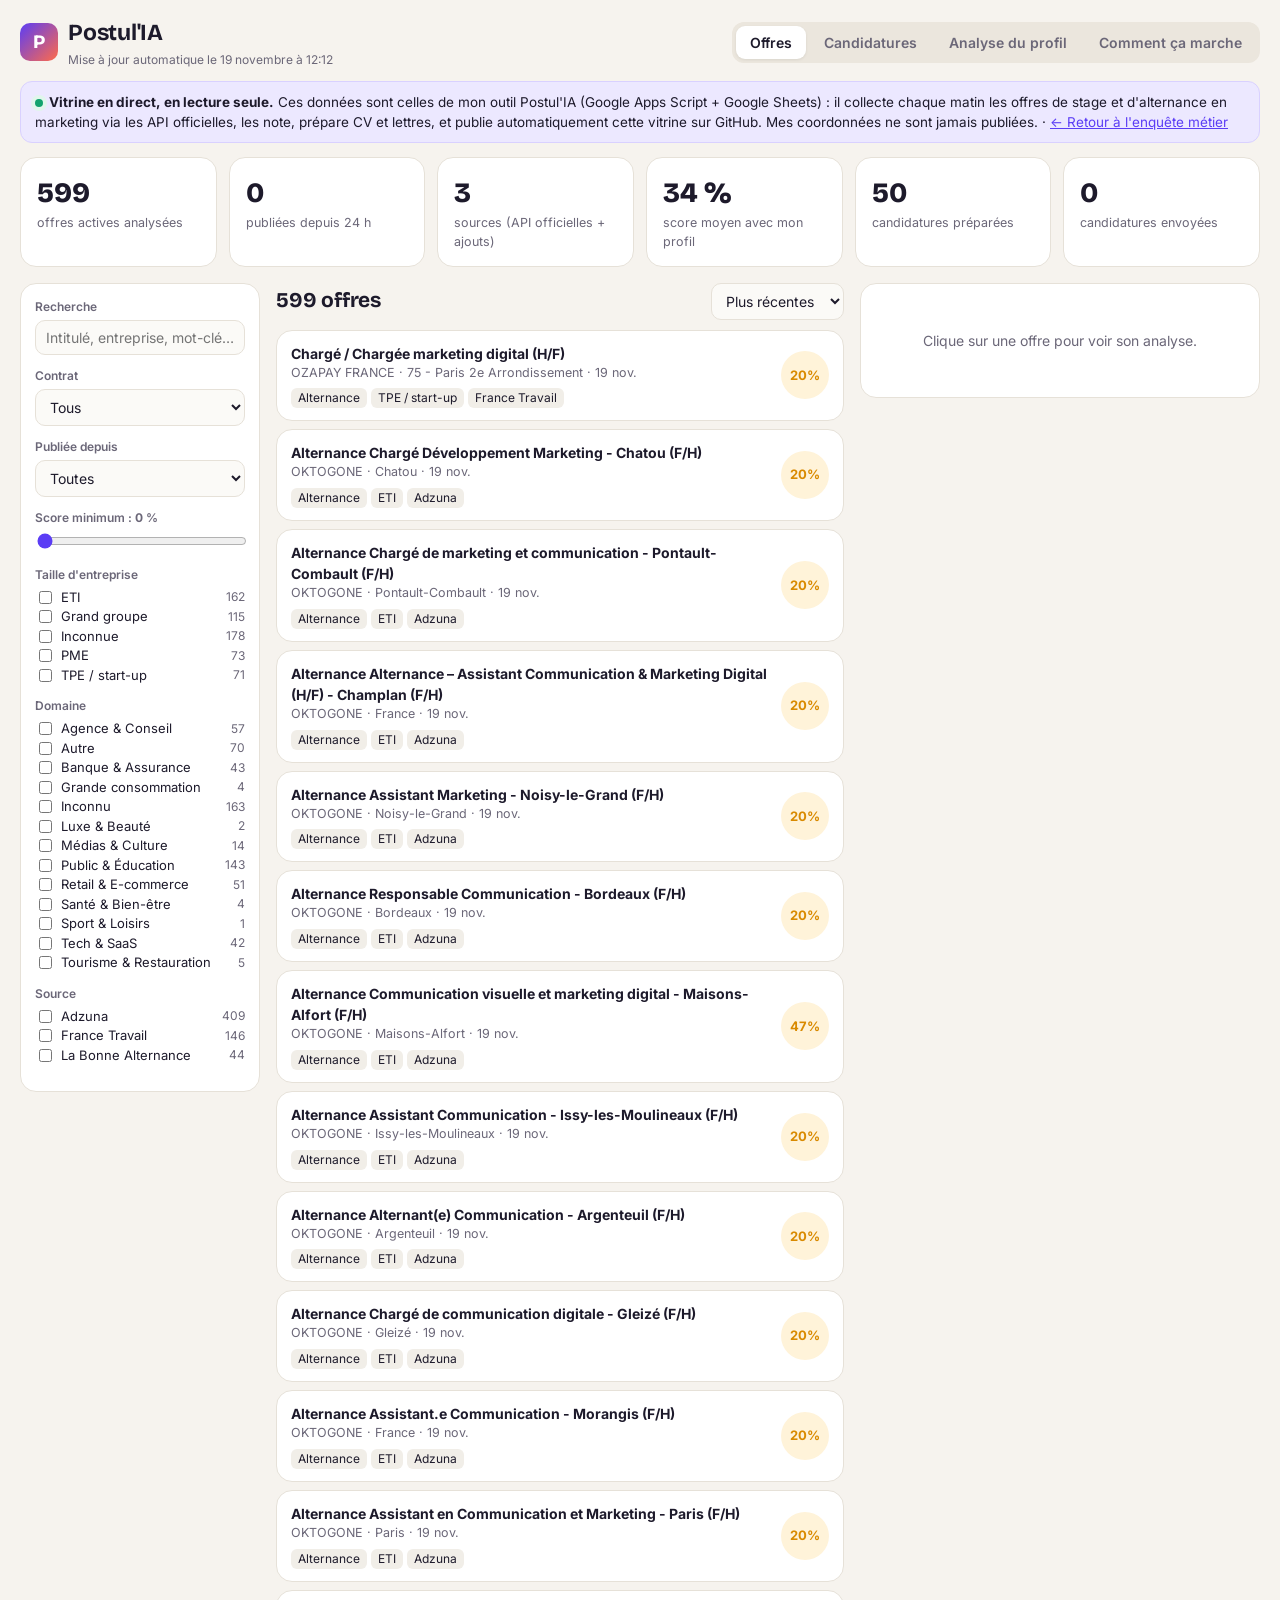
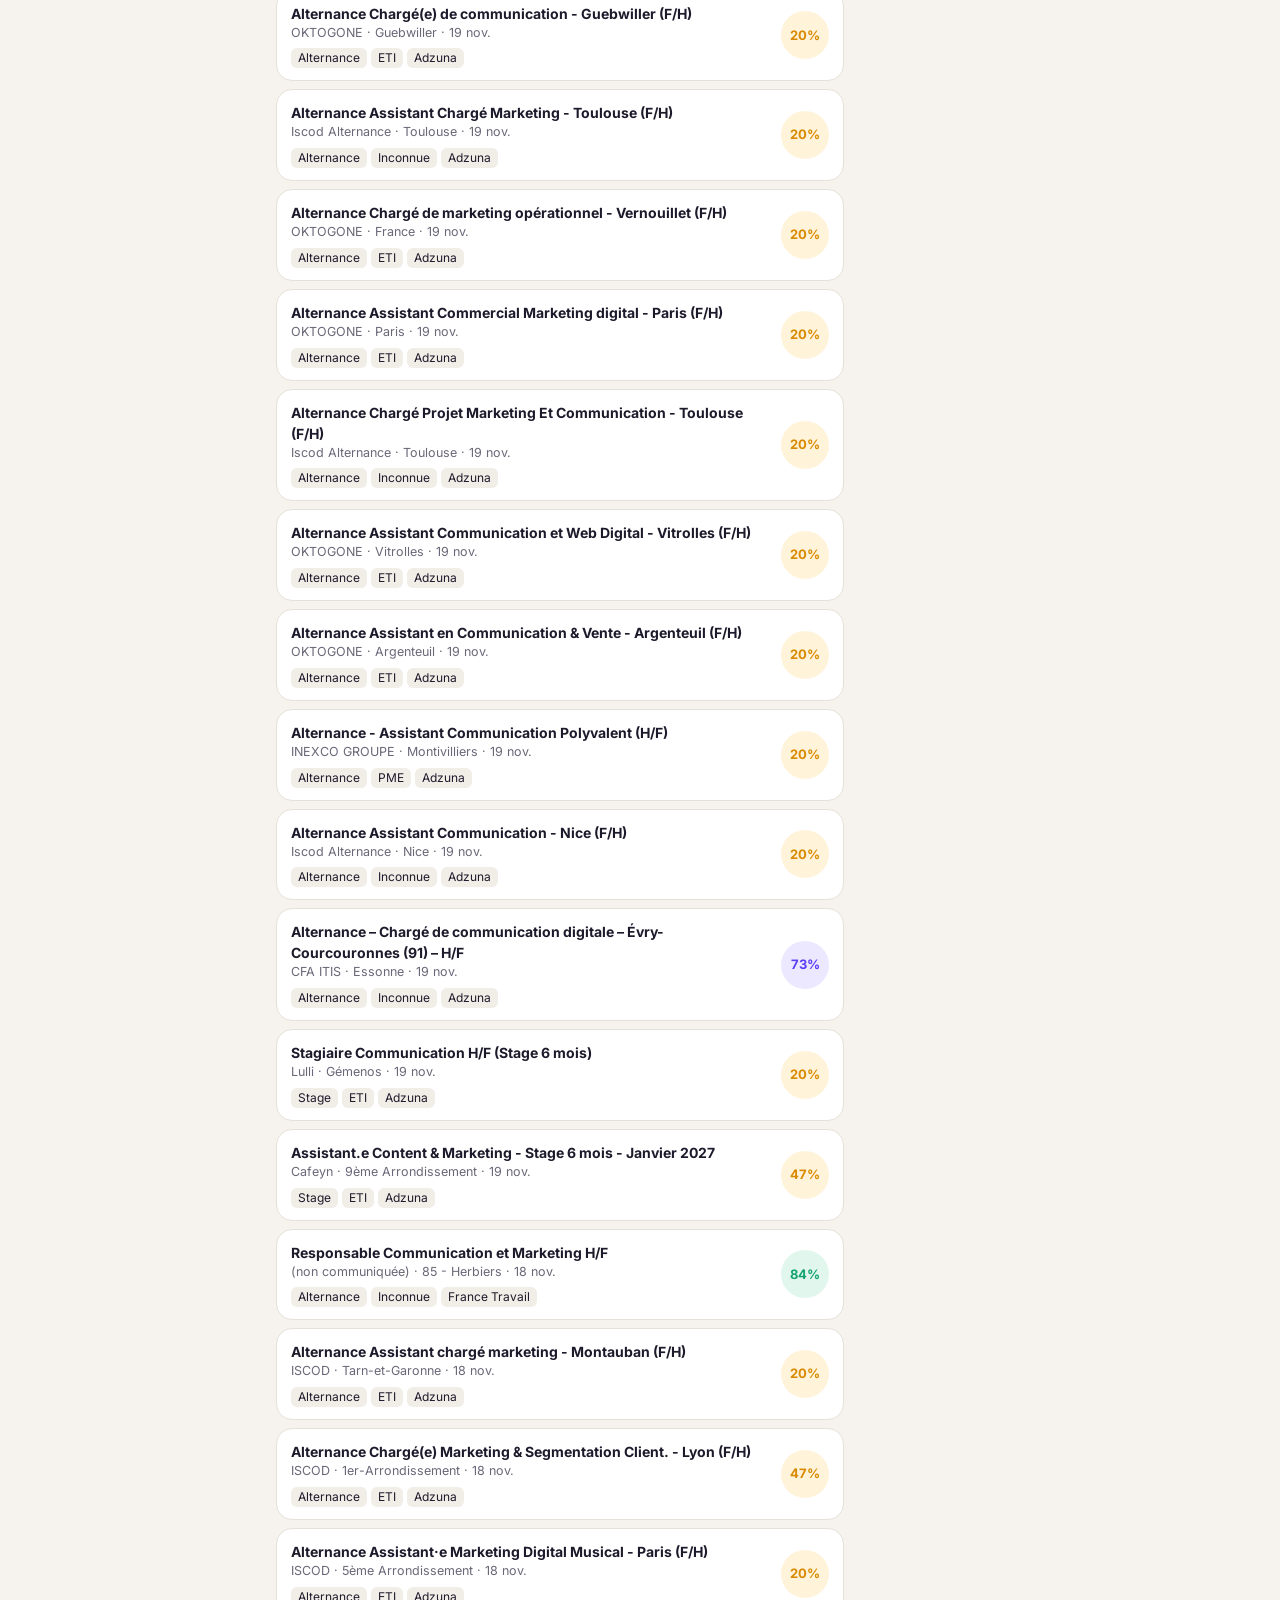
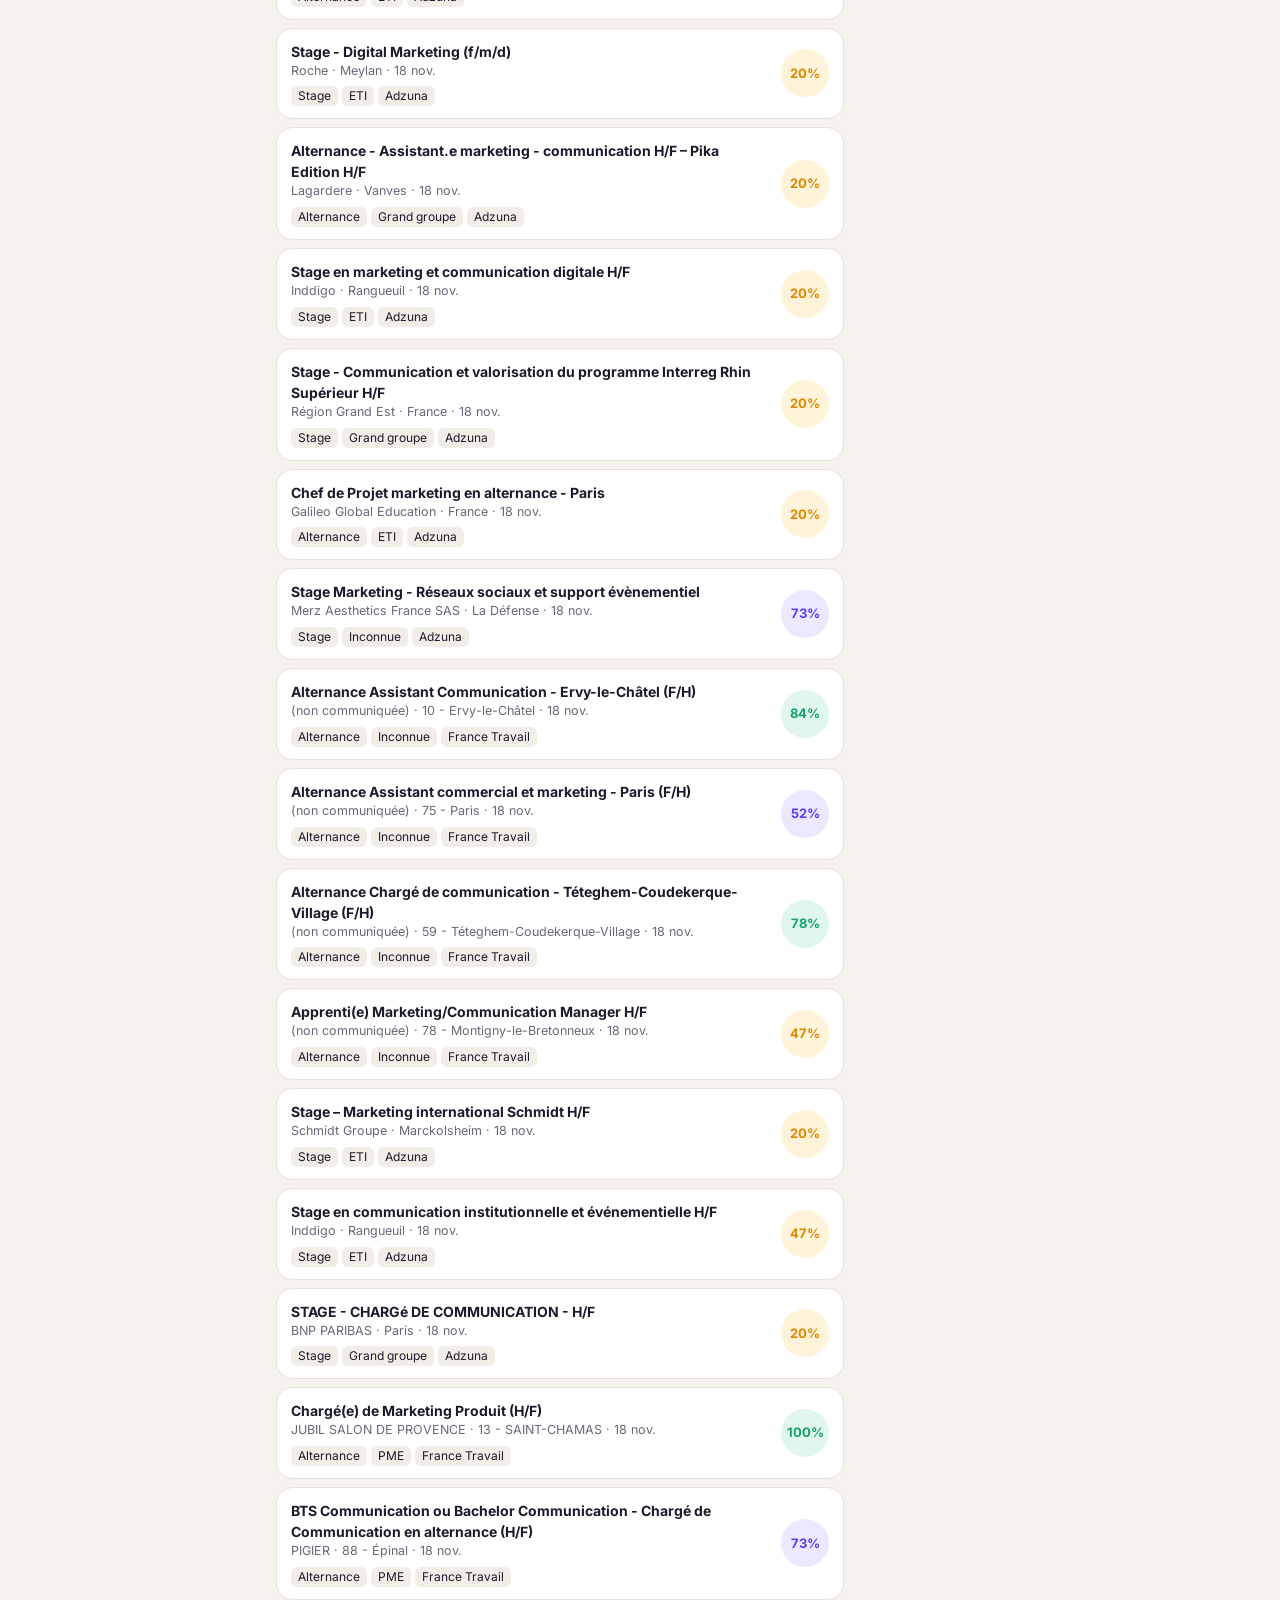
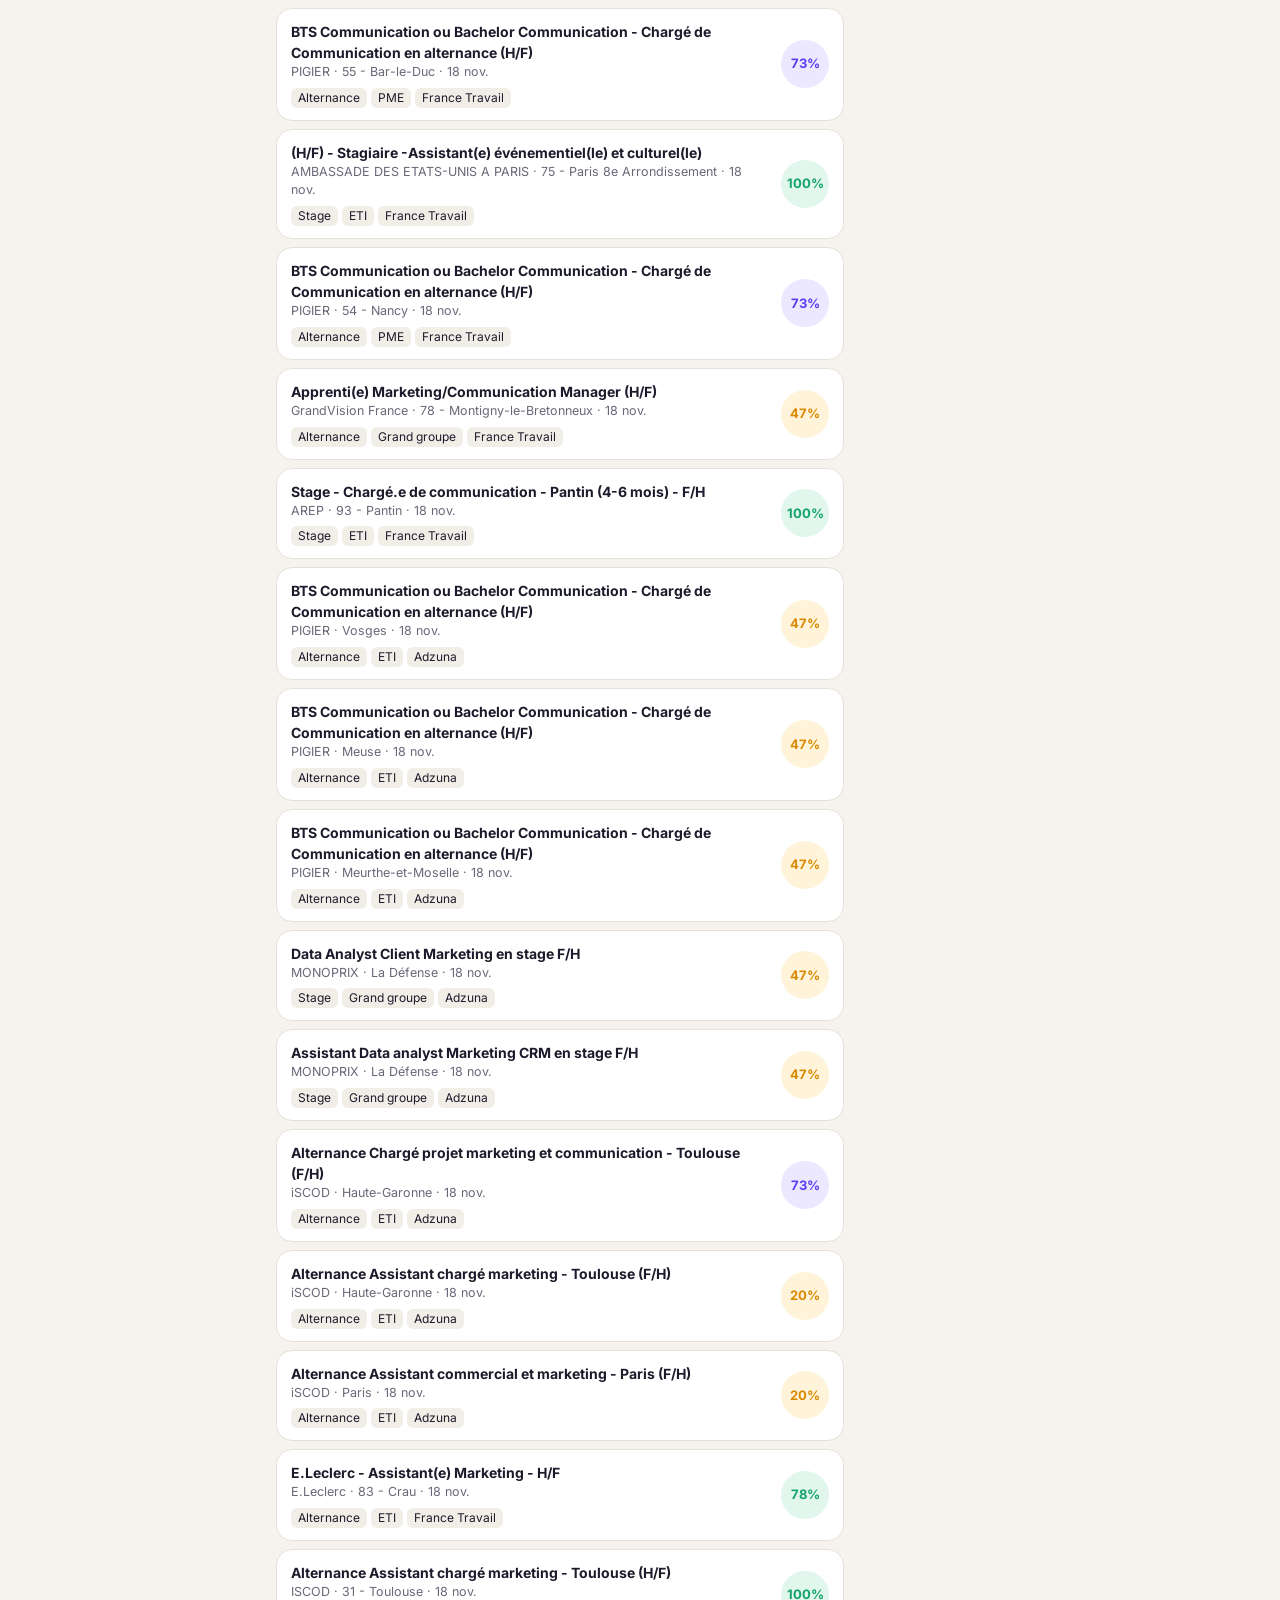
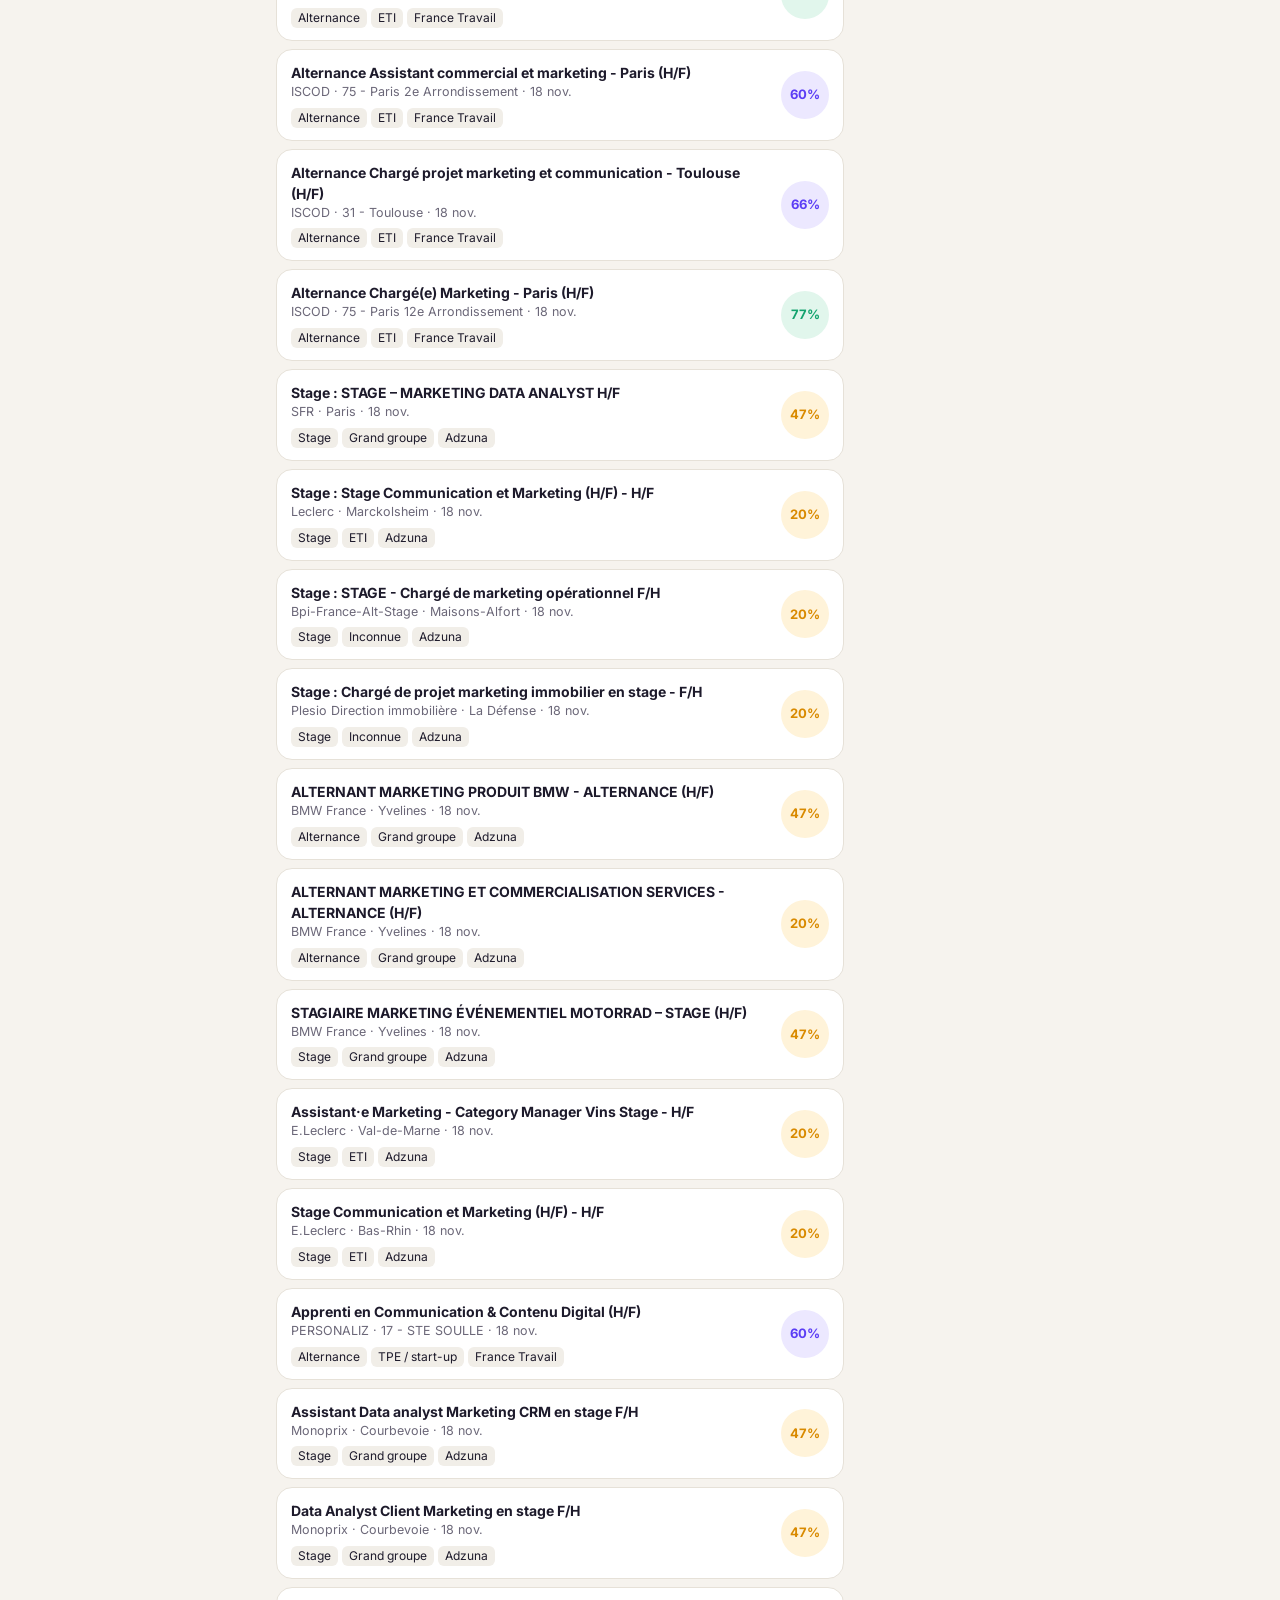
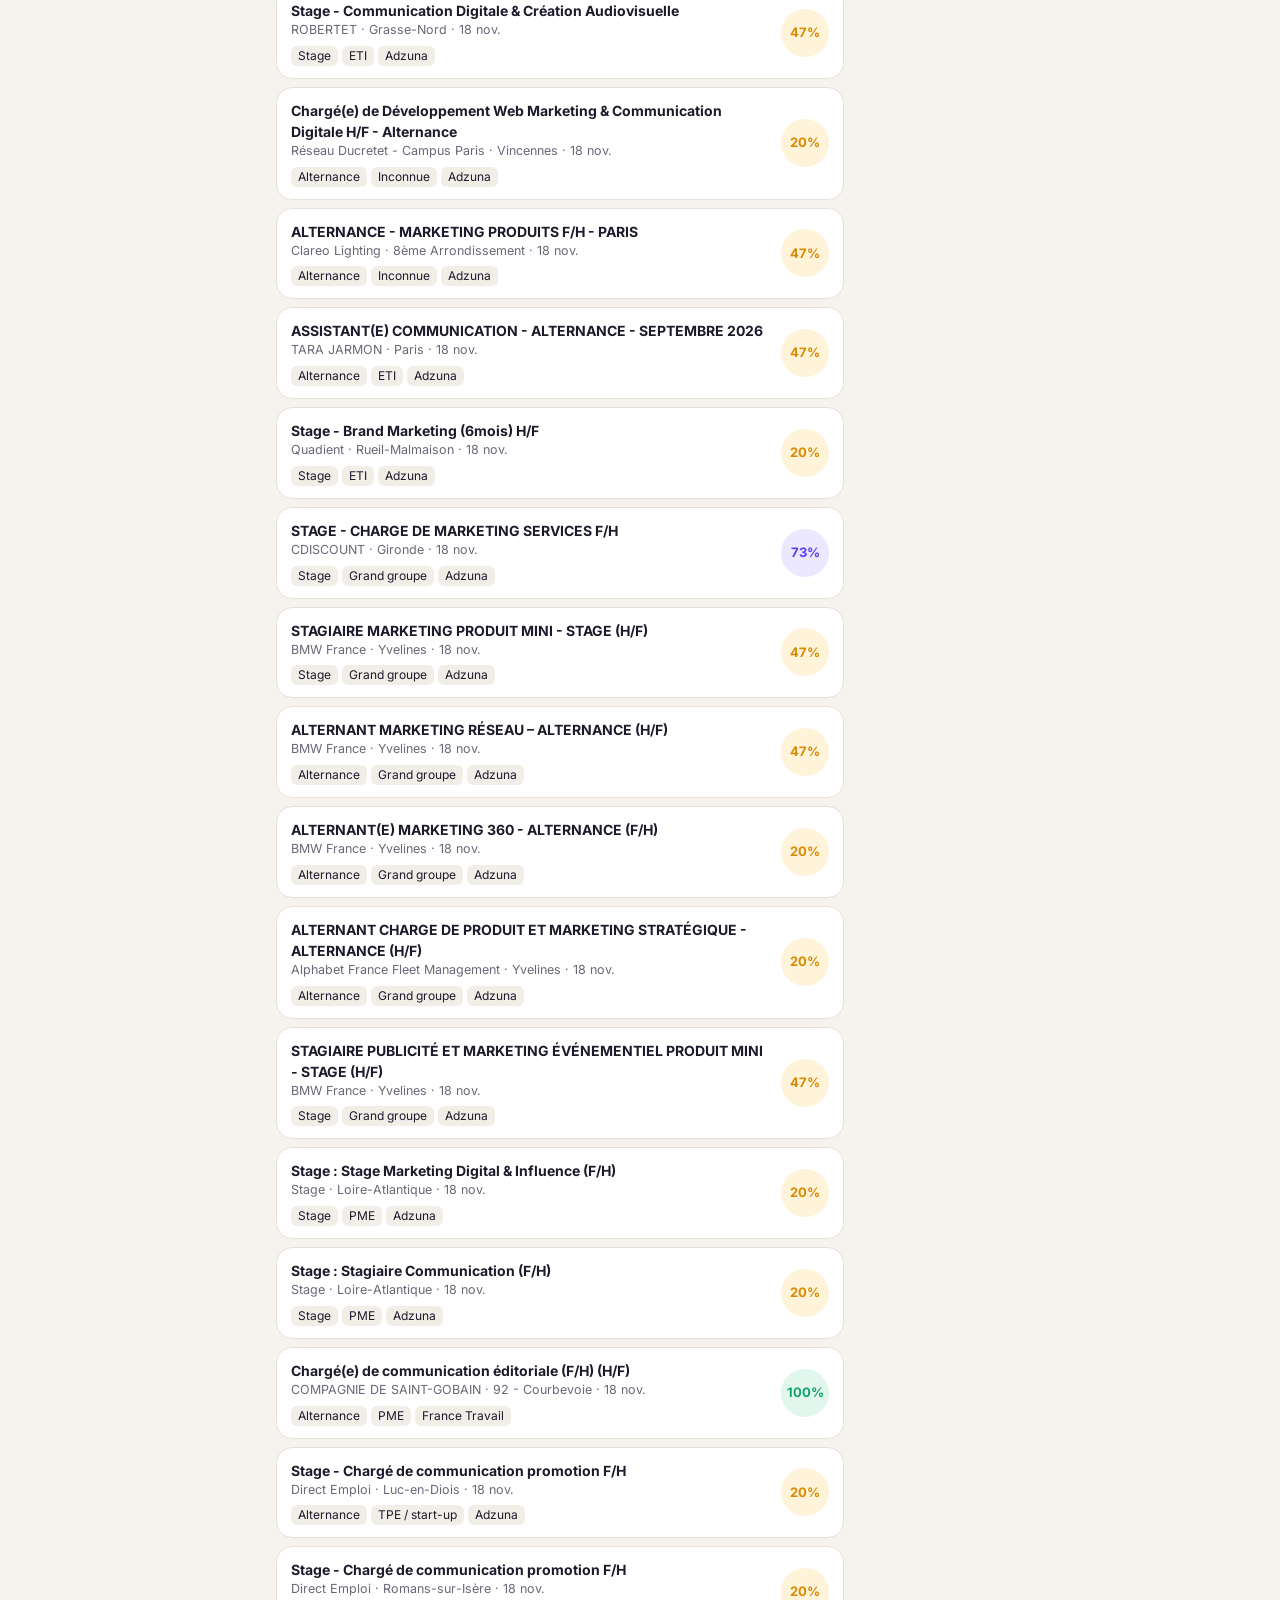
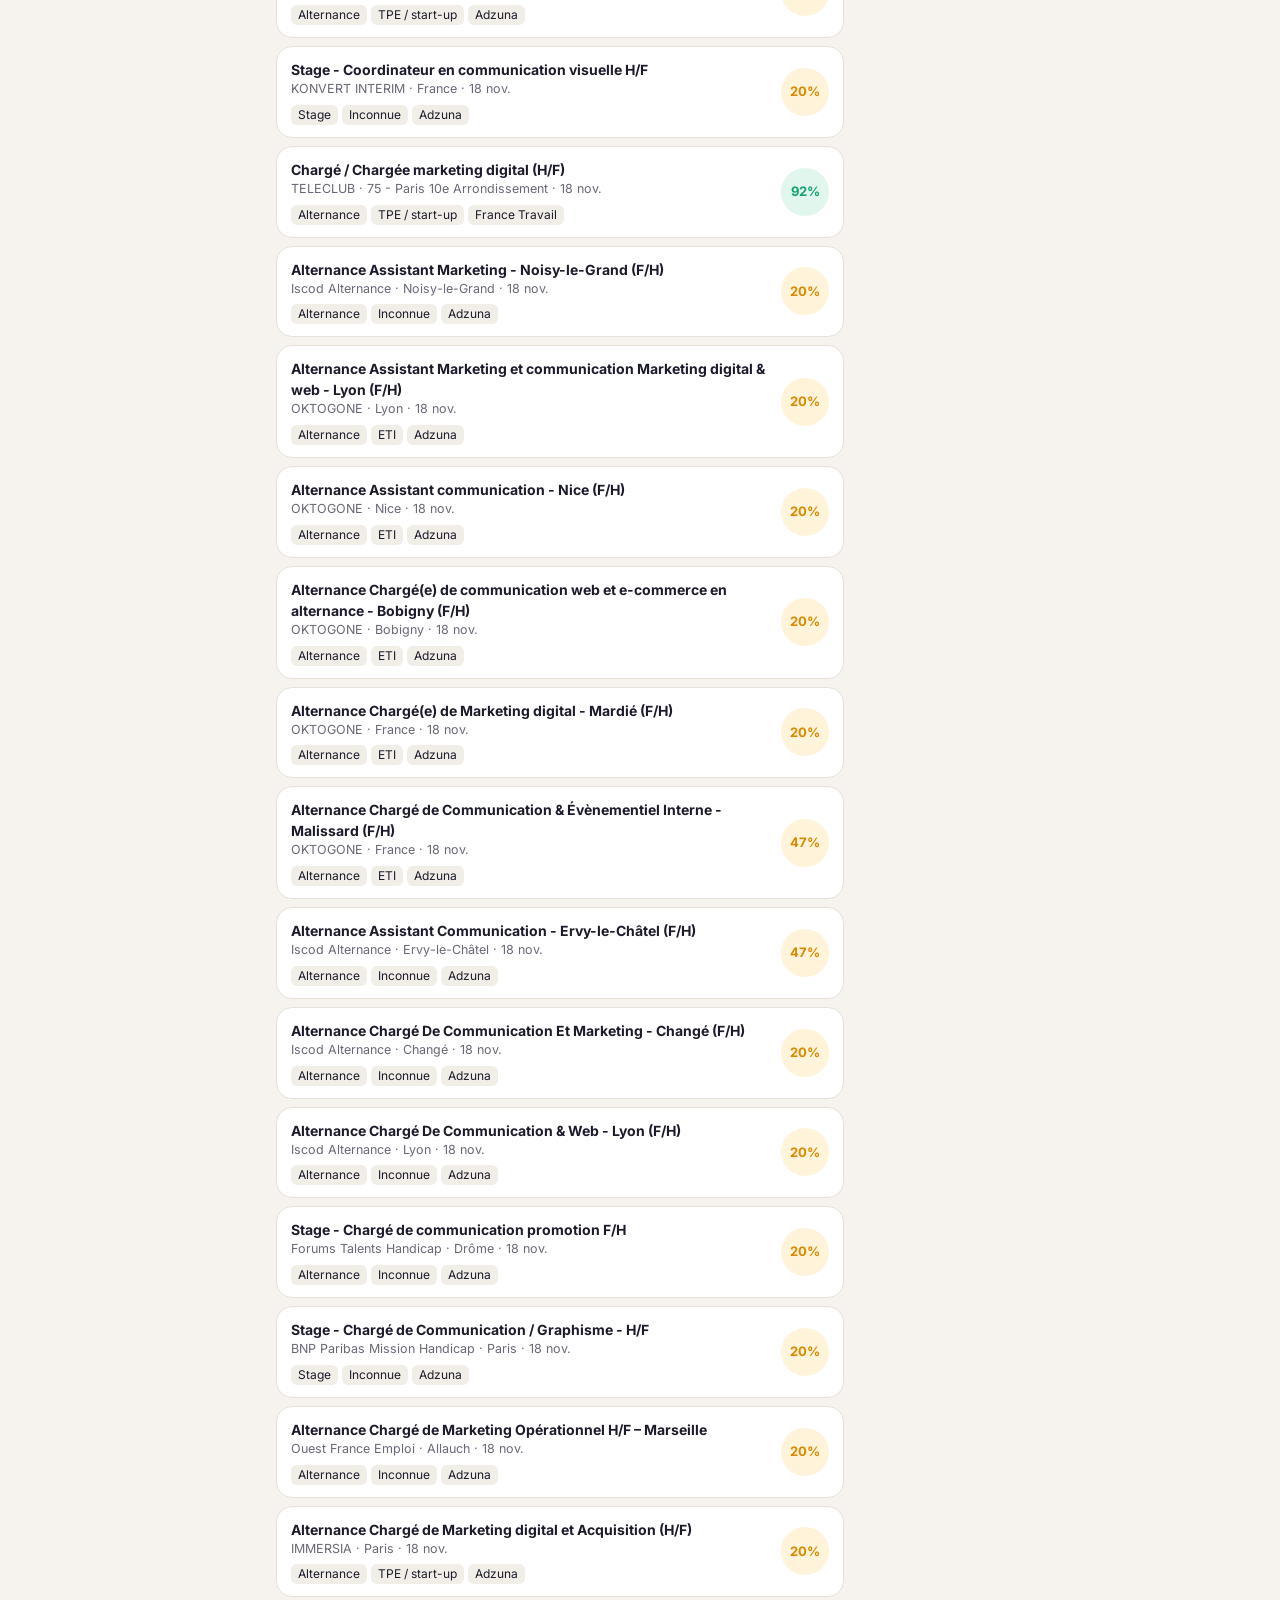
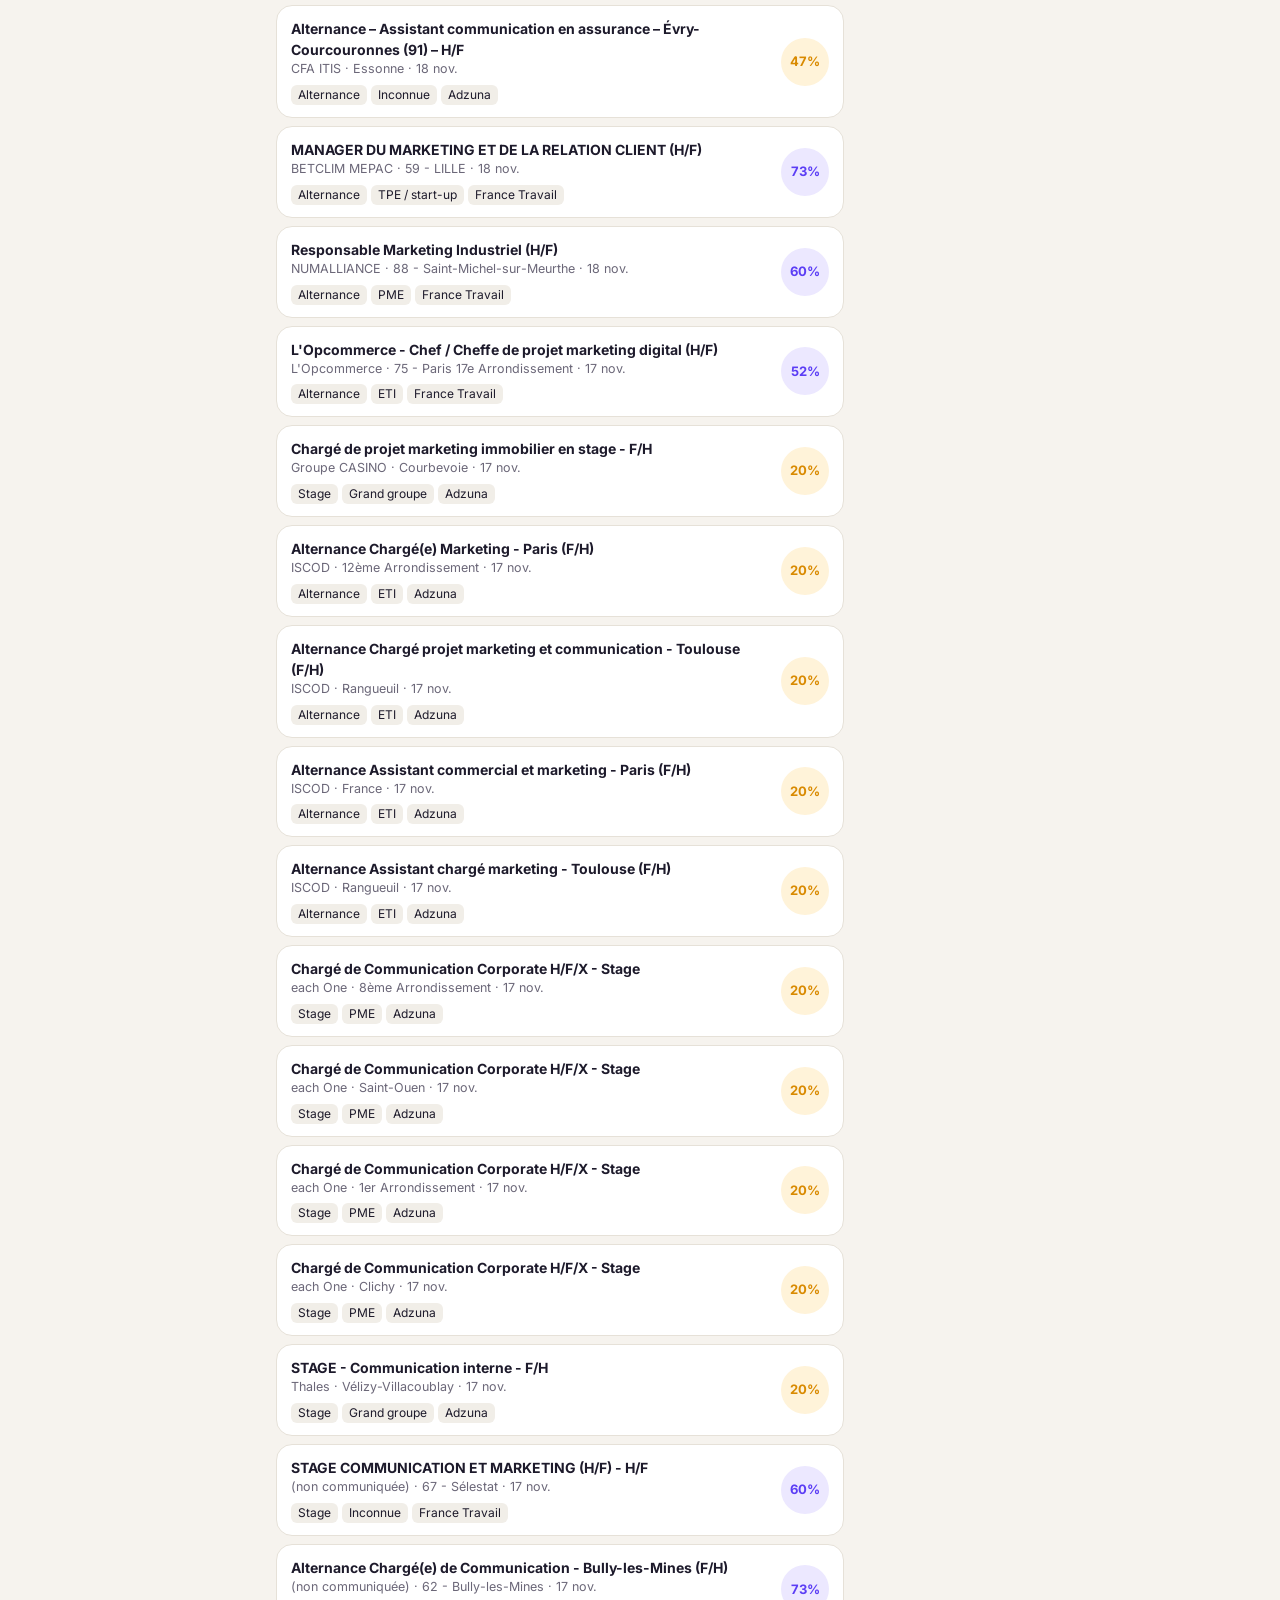
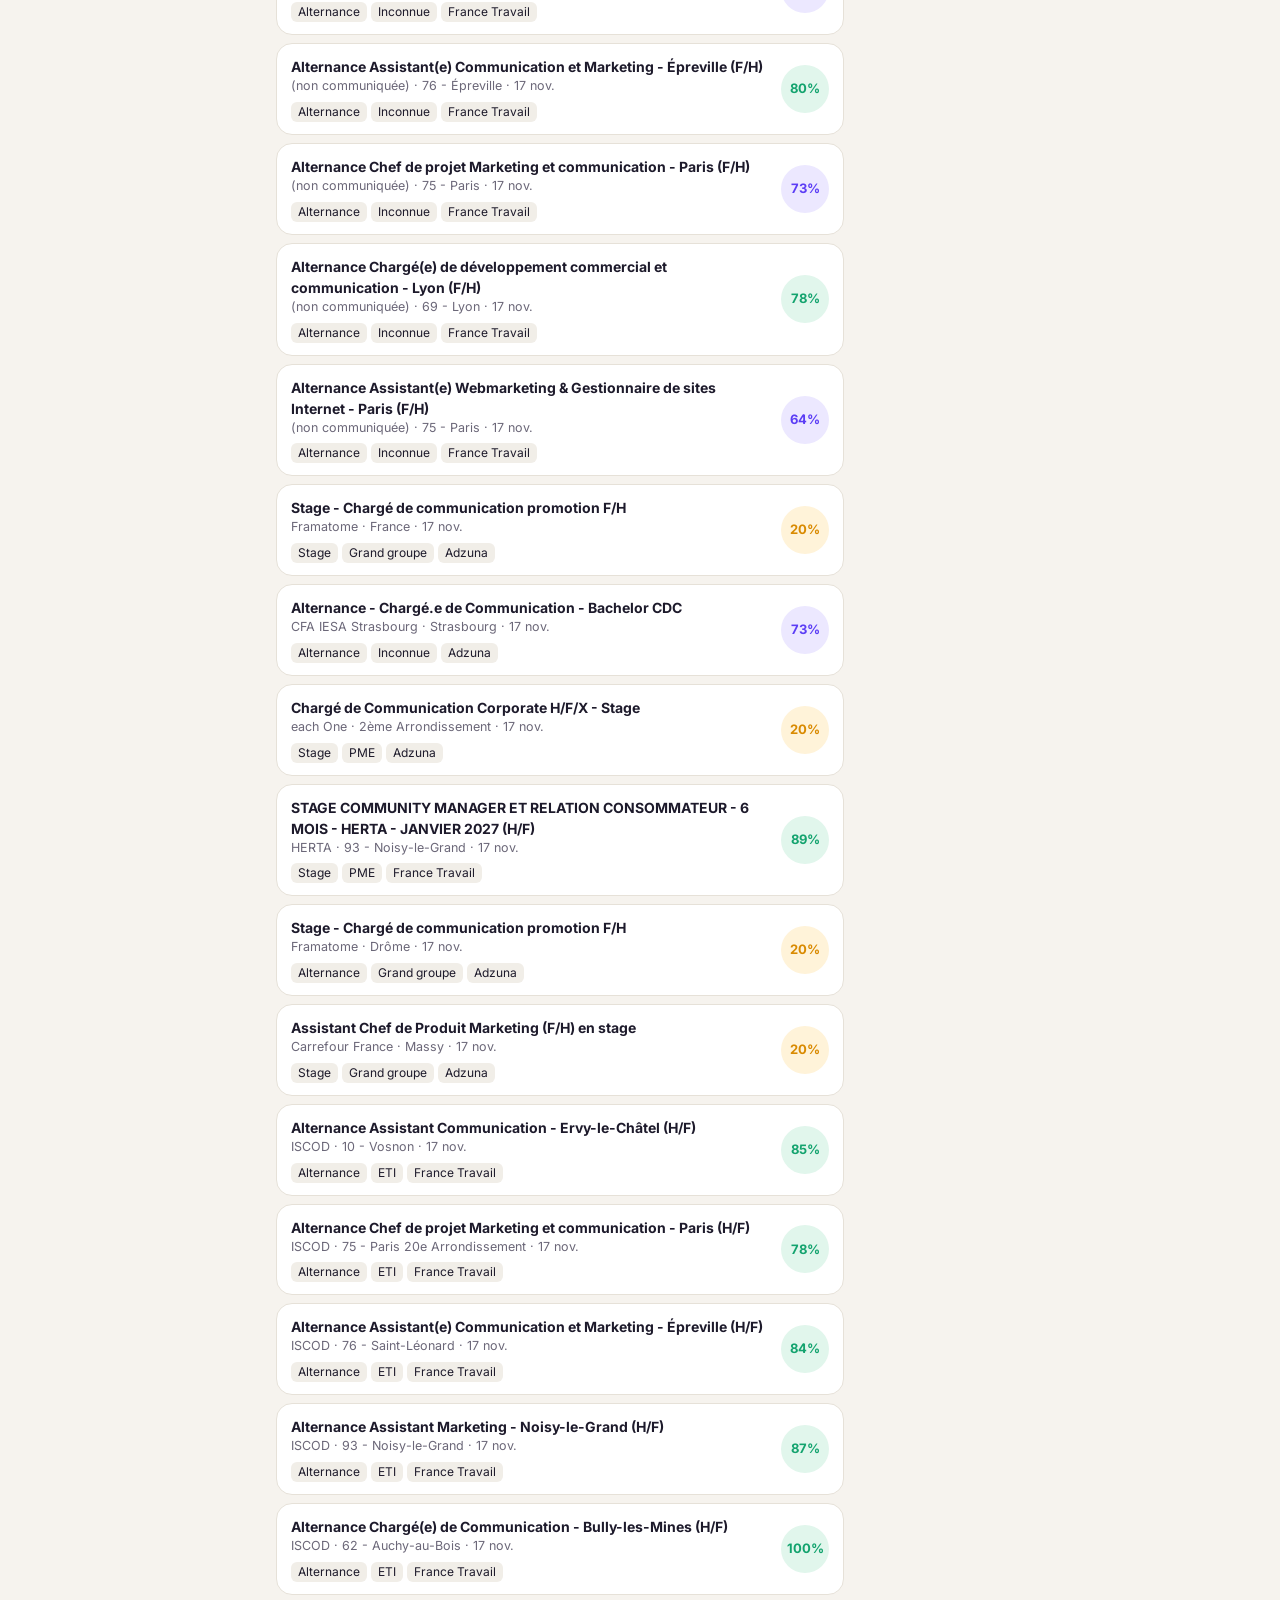
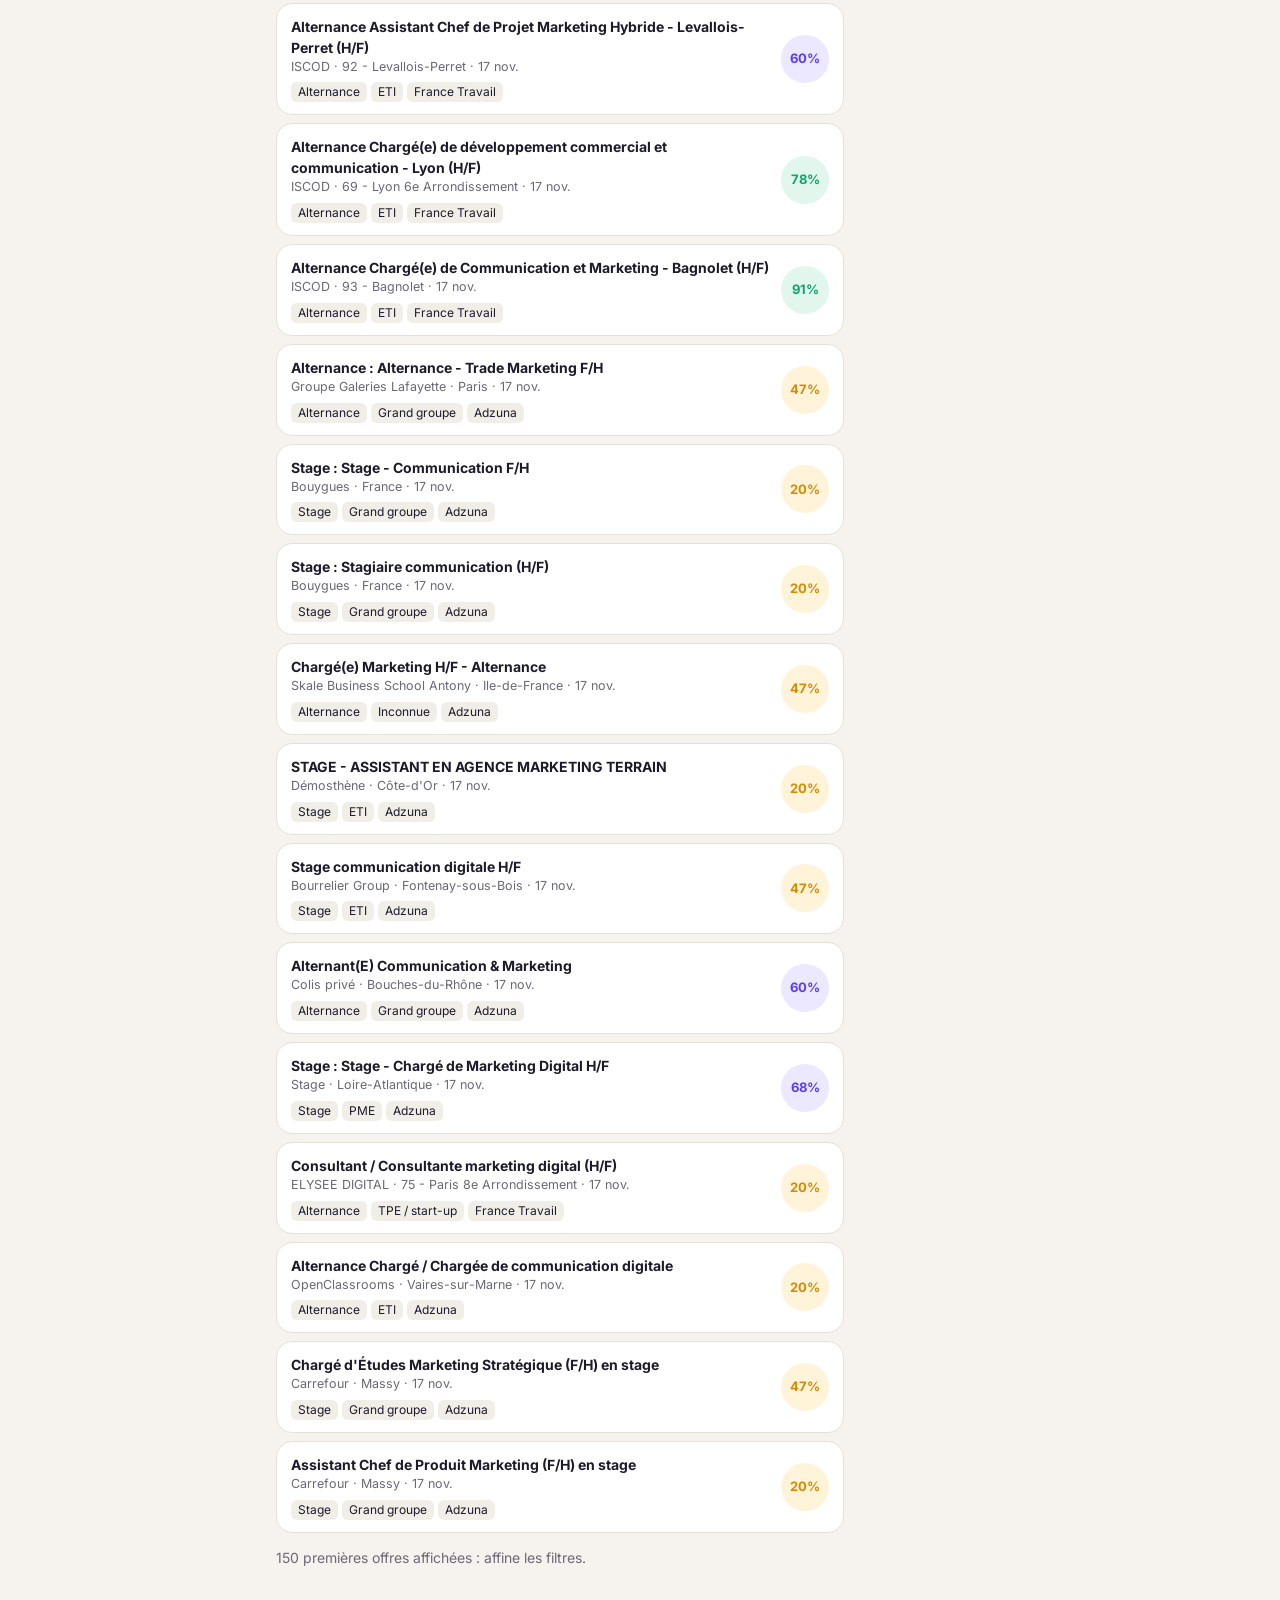
<file: docs/postulia.html>
<!DOCTYPE html>
<html lang="fr">
<head>
<meta charset="UTF-8">
<meta name="viewport" content="width=device-width, initial-scale=1">
<title>Postul'IA · vitrine en direct</title>
<link href="https://fonts.googleapis.com/css2?family=Bricolage+Grotesque:wght@700;800&family=Inter:wght@400;500;600;700&display=swap" rel="stylesheet">
<style>
:root{--bg:#f6f3ee;--ink:#1d1a2b;--muted:#6b6778;--line:#e6e1d8;--violet:#5b3df5;--soft:#ece8ff;--coral:#ff6b4a;--ok:#13a36e;--oksoft:#e1f6ec;--warn:#d98a00;--warnsoft:#fff3d9}
*{box-sizing:border-box}
body{margin:0;background:var(--bg);color:var(--ink);font-family:Inter,system-ui,sans-serif;font-size:14px;line-height:1.5}
h1,h2,h3{font-family:"Bricolage Grotesque",Inter,sans-serif;margin:0;letter-spacing:-.01em}
a{color:var(--violet)}
button{font-family:inherit;font-size:inherit;cursor:pointer}
input,select{font-family:inherit;font-size:14px;color:var(--ink)}
.app{max-width:1400px;margin:0 auto;padding:16px 20px 60px}
.top{display:flex;align-items:center;gap:16px;flex-wrap:wrap;margin-bottom:12px}
.mark{width:38px;height:38px;border-radius:10px;background:linear-gradient(135deg,var(--violet),var(--coral));display:grid;place-items:center;color:#fff;font-family:"Bricolage Grotesque";font-weight:800;font-size:19px}
.logo{display:flex;gap:10px;align-items:center}.logo h1{font-size:23px}.logo small{display:block;color:var(--muted);font-size:12px}
.tabs{margin-left:auto;display:flex;gap:4px;background:#ebe6dd;padding:4px;border-radius:12px;flex-wrap:wrap}
.tabs button{border:0;background:none;padding:8px 14px;border-radius:9px;font-weight:600;color:var(--muted)}
.tabs button.on{background:#fff;color:var(--ink);box-shadow:0 1px 3px rgba(0,0,0,.08)}
.bandeau{background:var(--soft);border:1px solid #d9d1ff;border-radius:12px;padding:10px 14px;margin-bottom:14px;font-size:13.5px}
.live{display:inline-block;width:8px;height:8px;border-radius:50%;background:var(--ok);margin-right:6px;box-shadow:0 0 0 4px var(--oksoft)}
.kpis{display:grid;grid-template-columns:repeat(auto-fit,minmax(170px,1fr));gap:12px;margin-bottom:16px}
.panel{background:#fff;border:1px solid var(--line);border-radius:16px}
.kpi{padding:14px 16px}.kpi .v{font-family:"Bricolage Grotesque";font-size:28px;font-weight:800}.kpi .l{color:var(--muted);font-size:12.5px}
.view{display:none}.view.on{display:block}
.grid{display:grid;grid-template-columns:240px 1fr 400px;gap:16px;align-items:start}
@media(max-width:1100px){.grid{grid-template-columns:1fr}.dcol{position:static!important}.detail{max-height:none!important}}
.filtres{padding:14px}.fg{margin-bottom:12px}.fg .t{display:block;font-size:12px;font-weight:600;color:var(--muted);margin-bottom:4px}
.inp{width:100%;border:1px solid var(--line);border-radius:10px;padding:8px 10px;background:#fbfaf7}
.cases label{display:flex;gap:6px;align-items:center;font-size:13px}.cases .n{margin-left:auto;color:var(--muted);font-size:12px}
.head{display:flex;align-items:center;gap:10px;margin-bottom:10px;flex-wrap:wrap}.head .r{margin-left:auto}
.offre{padding:12px 14px;margin-bottom:8px;cursor:pointer;display:flex;gap:12px;align-items:center}
.offre:hover,.offre.sel{border-color:var(--violet)}
.ring{min-width:48px;height:48px;border-radius:50%;display:grid;place-items:center;font-weight:700;font-size:13px}
.muted{color:var(--muted)}.tag{display:inline-block;background:#f1eee8;border-radius:6px;padding:1px 7px;font-size:12px;margin-right:4px}
.dcol{position:sticky;top:12px}.detail{padding:16px;max-height:calc(100vh - 24px);overflow:auto}
.chip{display:inline-block;border-radius:20px;padding:2px 9px;font-size:12.5px;margin:2px 3px 2px 0;font-weight:600}
.chip.ok{background:var(--oksoft);color:var(--ok)}.chip.ko{background:var(--warnsoft);color:var(--warn)}
.st{display:grid;grid-template-columns:1fr 1fr;gap:8px;margin:12px 0}.st div{border:1px solid var(--line);border-radius:10px;padding:8px 10px;background:#fbfaf7}
.st b{display:block;font-size:11px;color:var(--muted);text-transform:uppercase;letter-spacing:.04em}
.desc{white-space:pre-wrap;font-size:13px;background:#fbfaf7;border-radius:10px;padding:10px;max-height:300px;overflow:auto}
.cands{display:grid;grid-template-columns:repeat(auto-fill,minmax(360px,1fr));gap:12px}
.card{padding:14px}.actu{font-size:12.5px;margin-top:8px;background:#F1EEF8;border-radius:8px;padding:6px 10px}
.lettre{white-space:pre-wrap;font-size:13px;background:#fbfaf7;border:1px solid var(--line);border-radius:10px;padding:12px;margin-top:8px;display:none}
.lettre.on{display:block}
.btn{border:1px solid var(--line);background:#fff;border-radius:10px;padding:6px 12px;font-weight:600}
.statut{float:right;font-size:12px;font-weight:700;border-radius:20px;padding:2px 9px;background:var(--soft);color:var(--violet)}
.agrid{display:grid;grid-template-columns:1fr 1fr;gap:16px}@media(max-width:900px){.agrid{grid-template-columns:1fr}}
.barre{margin:7px 0}.barre .t{display:flex;font-size:13px}.barre .t span{margin-left:auto;color:var(--muted)}
.barre .b{height:7px;background:#f1eee8;border-radius:4px;overflow:hidden}.barre .b i{display:block;height:100%}
.etapes{display:grid;grid-template-columns:repeat(auto-fit,minmax(220px,1fr));gap:12px}
.etape{padding:16px}.etape .n{width:28px;height:28px;border-radius:50%;background:var(--violet);color:#fff;display:grid;place-items:center;font-weight:700;margin-bottom:8px}
.vide{padding:30px;text-align:center;color:var(--muted)}
</style>
</head>
<body>
<div class="app">
  <div class="top">
    <div class="logo"><div class="mark">P</div><div><h1>Postul'IA</h1><small id="maj">Chargement…</small></div></div>
    <div class="tabs" id="tabs">
      <button data-v="offres" class="on">Offres</button><button data-v="cands">Candidatures</button>
      <button data-v="analyse">Analyse du profil</button><button data-v="comment">Comment ça marche</button>
    </div>
  </div>
  <div class="bandeau"><span class="live"></span><b>Vitrine en direct, en lecture seule.</b> Ces données sont celles de mon outil Postul'IA (Google Apps Script + Google Sheets) : il collecte chaque matin les offres de stage et d'alternance en marketing via les API officielles, les note, prépare CV et lettres, et publie automatiquement cette vitrine sur GitHub. Mes coordonnées ne sont jamais publiées. · <a href="index.html">← Retour à l'enquête métier</a></div>
  <div class="kpis" id="kpis"></div>

  <section class="view on" id="v-offres">
    <div class="grid">
      <aside class="panel filtres">
        <div class="fg"><span class="t">Recherche</span><input class="inp" id="q" placeholder="Intitulé, entreprise, mot-clé…"></div>
        <div class="fg"><span class="t">Contrat</span><select class="inp" id="f-contrat"><option value="">Tous</option><option>Alternance</option><option>Stage</option></select></div>
        <div class="fg"><span class="t">Publiée depuis</span><select class="inp" id="f-date"><option value="9999">Toutes</option><option value="1">24 h</option><option value="3">3 jours</option><option value="7">7 jours</option><option value="14">14 jours</option></select></div>
        <div class="fg"><span class="t">Score minimum : <b id="f-score-v">0</b> %</span><input type="range" id="f-score" min="0" max="95" step="5" value="0" style="width:100%;accent-color:var(--violet)"></div>
        <div class="fg"><span class="t">Taille d'entreprise</span><div class="cases" id="f-taille"></div></div>
        <div class="fg"><span class="t">Domaine</span><div class="cases" id="f-secteur"></div></div>
        <div class="fg"><span class="t">Source</span><div class="cases" id="f-source"></div></div>
      </aside>
      <div>
        <div class="head"><h2 id="nb">Offres</h2><div class="r"><select class="inp" id="tri" style="width:auto"><option value="date">Plus récentes</option><option value="score">Meilleur score</option></select></div></div>
        <div id="liste"></div>
      </div>
      <div class="dcol"><div class="panel detail" id="detail"><div class="vide">Clique sur une offre pour voir son analyse.</div></div></div>
    </div>
  </section>

  <section class="view" id="v-cands">
    <div class="head"><h2>Candidatures préparées</h2><span class="muted">CV et lettre générés pour chaque offre, validés un par un avant tout envoi. Lettres affichées sans nom ni coordonnées.</span></div>
    <div class="cands" id="cands"></div>
  </section>

  <section class="view" id="v-analyse"><div id="analyse"></div></section>

  <section class="view" id="v-comment">
    <div class="etapes">
      <div class="panel etape"><div class="n">1</div><h3>Collecte</h3><p class="muted">Chaque matin à 7 h, un déclencheur Apps Script interroge les API officielles : France Travail, La Bonne Alternance, Adzuna. Aucun scraping. Les offres hors marketing sont écartées et les doublons supprimés.</p></div>
      <div class="panel etape"><div class="n">2</div><h3>Enrichissement</h3><p class="muted">Taille et secteur de l'entreprise : d'abord ce que dit l'offre, sinon le répertoire Sirene de l'Insee (API officielle, catégorie PME / ETI / grande entreprise).</p></div>
      <div class="panel etape"><div class="n">3</div><h3>Analyse et score</h3><p class="muted">Un dictionnaire de ~55 compétences, outils et canaux (avec synonymes) repère les mots-clés de chaque offre et les compare à mon profil : 80 points pour la part de mots-clés maîtrisés, 20 si le contrat correspond.</p></div>
      <div class="panel etape"><div class="n">4</div><h3>CV et lettre</h3><p class="muted">Un CV Google Docs (et sa version Word) par offre : mes réalisations liées à l'offre passent en premier, ses mots-clés en gras. La lettre cite une actualité récente de l'entreprise (Google Actualités), filtrée pour écarter les sujets sensibles.</p></div>
      <div class="panel etape"><div class="n">5</div><h3>Validation humaine</h3><p class="muted">Rien ne part sans moi : je relis, coche trois cases, puis valide. L'envoi se fait par Gmail (CV et lettre en pièces jointes) ou j'ouvre le site de l'offre.</p></div>
      <div class="panel etape"><div class="n">6</div><h3>Vitrine</h3><p class="muted">Après la routine, le script publie un fichier de données anonymisé dans ce dépôt GitHub via l'API GitHub ; cette page GitHub Pages l'affiche.</p></div>
    </div>
  </section>
</div>

<script>
var D = null, SEL = null;
var F = { q: '', contrat: '', date: 9999, score: 0, tri: 'date', taille: {}, secteur: {}, source: {} };
function $(s) { return document.querySelector(s); }
function $$(s) { return Array.prototype.slice.call(document.querySelectorAll(s)); }
function esc(s) { return String(s == null ? '' : s).replace(/[&<>"]/g, function (c) { return { '&': '&amp;', '<': '&lt;', '>': '&gt;', '"': '&quot;' }[c]; }); }
function jours(d) { return d ? (Date.now() - new Date(d).getTime()) / 864e5 : 9999; }
function dateFr(d, h) { if (!d) return ''; var x = new Date(d); return h ? x.toLocaleString('fr-FR', { day: 'numeric', month: 'long', hour: '2-digit', minute: '2-digit' }) : x.toLocaleDateString('fr-FR', { day: 'numeric', month: 'short' }); }
function couleur(s) { return s >= 75 ? ['#e1f6ec', '#13a36e'] : s >= 50 ? ['#ece8ff', '#5b3df5'] : ['#fff3d9', '#d98a00']; }
function src(o) { return String(o.source || '').split(' / ')[0]; }

fetch('data/postulia.json', { cache: 'no-store' }).then(function (r) { if (!r.ok) throw new Error(r.status); return r.json(); }).then(function (d) {
  D = d;
  D.offres = D.offres.filter(function (o) { return o.statut !== 'Ignorée'; });
  $('#maj').textContent = 'Mise à jour automatique le ' + dateFr(d.maj, true);
  kpis(); filtres(); offres(); cands(); analyse();
}).catch(function () {
  $('#maj').textContent = 'Données pas encore publiées';
  $('#liste').innerHTML = '<div class="panel vide">La vitrine n\'a pas encore reçu de données. Elles arrivent après la première publication depuis Google Sheets.</div>';
});

function kpis() {
  var c = D.candidatures, moy = D.offres.length ? Math.round(D.offres.reduce(function (s, o) { return s + o.score; }, 0) / D.offres.length) : 0;
  var nouv = D.offres.filter(function (o) { return jours(o.date) <= 1; }).length;
  var srcs = Object.keys(D.sources || {}).length;
  $('#kpis').innerHTML = [
    [D.offres.length, 'offres actives analysées'], [nouv, 'publiées depuis 24 h'], [srcs, 'sources (API officielles + ajouts)'],
    [moy + ' %', 'score moyen avec mon profil'], [c.length, 'candidatures préparées'],
    [c.filter(function (k) { return /Envoy|Entretien|Refus/.test(k.statut); }).length, 'candidatures envoyées']
  ].map(function (k) { return '<div class="panel kpi"><div class="v">' + k[0] + '</div><div class="l">' + k[1] + '</div></div>'; }).join('');
}

function cases(sel, cle, valeurs) {
  var cpt = {}; D.offres.forEach(function (o) { var v = valeurs(o); cpt[v] = (cpt[v] || 0) + 1; });
  $(sel).innerHTML = Object.keys(cpt).sort().map(function (v) {
    return '<label><input type="checkbox" data-c="' + cle + '" value="' + esc(v) + '"> ' + esc(v) + '<span class="n">' + cpt[v] + '</span></label>';
  }).join('');
}
function filtres() {
  cases('#f-taille', 'taille', function (o) { return o.taille || 'Inconnue'; });
  cases('#f-secteur', 'secteur', function (o) { return o.secteur || 'Inconnu'; });
  cases('#f-source', 'source', src);
  $$('[data-c]').forEach(function (el) { el.onchange = function () { F[el.dataset.c][el.value] = el.checked; if (!el.checked) delete F[el.dataset.c][el.value]; offres(); }; });
  $('#q').oninput = function (e) { F.q = e.target.value.toLowerCase(); offres(); };
  $('#f-contrat').onchange = function (e) { F.contrat = e.target.value; offres(); };
  $('#f-date').onchange = function (e) { F.date = Number(e.target.value); offres(); };
  $('#f-score').oninput = function (e) { F.score = Number(e.target.value); $('#f-score-v').textContent = F.score; offres(); };
  $('#tri').onchange = function (e) { F.tri = e.target.value; offres(); };
}
function garde(o) {
  if (F.contrat && o.contrat !== F.contrat) return false;
  if (jours(o.date) > F.date || o.score < F.score) return false;
  if (Object.keys(F.taille).length && !F.taille[o.taille || 'Inconnue']) return false;
  if (Object.keys(F.secteur).length && !F.secteur[o.secteur || 'Inconnu']) return false;
  if (Object.keys(F.source).length && !F.source[src(o)]) return false;
  if (F.q) {
    var t = (o.titre + ' ' + o.entreprise + ' ' + o.ville + ' ' + (o.motsCles || []).map(function (m) { return m.mot; }).join(' ')).toLowerCase();
    if (t.indexOf(F.q) === -1) return false;
  }
  return true;
}
function offres() {
  var l = D.offres.filter(garde).sort(function (a, b) { return F.tri === 'score' ? b.score - a.score : new Date(b.date) - new Date(a.date); });
  $('#nb').textContent = l.length + ' offre' + (l.length > 1 ? 's' : '');
  $('#liste').innerHTML = l.slice(0, 150).map(function (o) {
    var c = couleur(o.score);
    return '<div class="panel offre' + (SEL === o.id ? ' sel' : '') + '" data-id="' + esc(o.id) + '"><div style="flex:1;min-width:0"><b>' + esc(o.titre) + '</b>' +
      '<div class="muted" style="font-size:12.5px">' + esc(o.entreprise) + ' · ' + esc(o.ville) + ' · ' + dateFr(o.date) + '</div>' +
      '<div style="margin-top:4px"><span class="tag">' + esc(o.contrat) + '</span><span class="tag">' + esc(o.taille || 'Inconnue') + '</span><span class="tag">' + esc(src(o)) + '</span></div></div>' +
      '<div class="ring" style="background:' + c[0] + ';color:' + c[1] + '">' + o.score + '%</div></div>';
  }).join('') + (l.length > 150 ? '<p class="muted">150 premières offres affichées : affine les filtres.</p>' : '') || '<div class="panel vide">Aucune offre ne correspond à ces filtres.</div>';
  $$('.offre').forEach(function (el) { el.onclick = function () { SEL = el.dataset.id; detail(); offres(); }; });
}
function detail() {
  var o = D.offres.filter(function (x) { return x.id === SEL; })[0];
  if (!o) return;
  var m = o.motsCles || [], ok = m.filter(function (k) { return k.acquis; }).length, c = couleur(o.score);
  $('#detail').innerHTML = '<div style="display:flex;gap:10px"><div style="flex:1"><b>' + esc(o.entreprise) + '</b><div class="muted" style="font-size:12.5px">' + esc(o.ville) + ' · publiée le ' + dateFr(o.date) + ' · ' + esc(src(o)) + '</div></div>' +
    '<div class="ring" style="background:' + c[0] + ';color:' + c[1] + '">' + o.score + '%</div></div>' +
    '<h3 style="margin-top:10px">' + esc(o.titre) + '</h3>' +
    '<div class="st"><div><b>Contrat</b>' + esc(o.contrat) + '</div><div><b>Taille</b>' + esc(o.taille) + '</div><div><b>Domaine</b>' + esc(o.secteur) + '</div><div><b>Envoi</b>' + (o.envoyable ? 'par e-mail' : 'sur le site de l\'offre') + '</div></div>' +
    '<b style="font-size:12px;color:var(--muted);text-transform:uppercase">Mots-clés de l\'offre · ' + ok + '/' + m.length + ' dans mon profil</b><div style="margin:6px 0 4px">' +
    (m.length ? m.map(function (k) { return '<span class="chip ' + (k.acquis ? 'ok">✓ ' : 'ko">+ ') + esc(k.mot) + '</span>'; }).join('') : '<span class="muted">Aucun mot-clé du dictionnaire repéré.</span>') + '</div>' +
    '<p class="muted" style="font-size:12px">Vert : présent dans mon profil (mis en gras dans le CV) · orange : à acquérir ou à ajouter.</p>' +
    '<b style="font-size:12px;color:var(--muted);text-transform:uppercase">Description</b><div class="desc">' + esc(o.description) + '</div>' +
    (o.lien ? '<p><a href="' + esc(o.lien) + '" target="_blank" rel="noopener">Voir l\'offre d\'origine ↗</a></p>' : '');
}
function cands() {
  var c = D.candidatures;
  $('#cands').innerHTML = c.length ? c.map(function (k, i) {
    var a = k.actu || '', m = a.match(/^(.*)\s(https?:\/\/\S+)$/);
    return '<div class="panel card"><span class="statut">' + esc(k.statut) + '</span><b style="font-size:15px">' + esc(k.entreprise) + '</b><div>' + esc(k.titre) + '</div>' +
      '<div class="muted" style="font-size:12.5px">' + esc(k.contrat) + ' · ' + esc(k.ville) + ' · score ' + esc(k.score) + ' % · préparée le ' + dateFr(k.preparee) + '</div>' +
      (a ? '<div class="actu">📰 ' + (m ? 'Actualité citée : <a href="' + esc(m[2]) + '" target="_blank" rel="noopener">' + esc(m[1]) + '</a>' : esc(a)) + '</div>' : '') +
      (k.lettre ? '<button class="btn" style="margin-top:8px" data-l="' + i + '">Lire la lettre générée</button><div class="lettre" id="l' + i + '">' + esc(k.lettre) + '</div>' : '') + '</div>';
  }).join('') : '<div class="panel vide">Aucune candidature préparée pour le moment.</div>';
  $$('[data-l]').forEach(function (b) { b.onclick = function () { $('#l' + b.dataset.l).classList.toggle('on'); }; });
}
function barre(k, total, coul) {
  var p = Math.round(100 * k.n / total);
  return '<div class="barre"><div class="t">' + esc(k.mot) + '<span>' + k.n + ' offres · ' + p + ' %</span></div><div class="b"><i style="width:' + p + '%;background:' + coul + '"></i></div></div>';
}
function analyse() {
  var cpt = {}, n = D.offres.length;
  D.offres.forEach(function (o) { (o.motsCles || []).forEach(function (m) { cpt[m.mot] = cpt[m.mot] || { mot: m.mot, n: 0, acquis: m.acquis }; cpt[m.mot].n++; }); });
  var l = Object.keys(cpt).map(function (k) { return cpt[k]; }).sort(function (a, b) { return b.n - a.n; });
  var forces = l.filter(function (k) { return k.acquis; }), faibles = l.filter(function (k) { return !k.acquis; });
  var dem = l.reduce(function (s, k) { return s + k.n; }, 0), cou = forces.reduce(function (s, k) { return s + k.n; }, 0);
  $('#analyse').innerHTML = '<div class="panel card" style="margin-bottom:16px"><b>En résumé :</b> sur ' + n + ' offres, mon profil couvre <b>' + (dem ? Math.round(100 * cou / dem) : 0) + ' %</b> des demandes de compétences et d\'outils. Calculé automatiquement à chaque mise à jour.</div>' +
    '<div class="agrid"><div class="panel card"><h3 style="color:var(--ok)">✓ Forces</h3><p class="muted">Demandées dans les offres et présentes dans mon profil.</p>' + forces.slice(0, 12).map(function (k) { return barre(k, n, 'var(--ok)'); }).join('') + '</div>' +
    '<div class="panel card"><h3 style="color:var(--warn)">+ Points à travailler</h3><p class="muted">Demandés dans les offres, absents de mon profil.</p>' + faibles.slice(0, 12).map(function (k) { return barre(k, n, 'var(--warn)'); }).join('') + '</div></div>';
}
$$('#tabs button').forEach(function (b) {
  b.onclick = function () {
    $$('#tabs button').forEach(function (x) { x.classList.toggle('on', x === b); });
    $$('.view').forEach(function (v) { v.classList.toggle('on', v.id === 'v-' + b.dataset.v); });
  };
});
</script>
</body>
</html>
</file>
<file: docs/assets/style.css>
:root{--ink:#1d1a2b;--muted:#5e5a6b;--paper:#f7f4ee;--card:#fffdf9;--line:#e3ddd2;--violet:#5b3df5;--violet-soft:#ece8ff;--coral:#e8573a;--green:#0f8a5c;--amber:#b7791f}
*{box-sizing:border-box}
body{margin:0;background:var(--paper);color:var(--ink);font-family:Inter,system-ui,sans-serif;font-size:16px;line-height:1.6}
h1,h2,h3{font-family:"Bricolage Grotesque",Inter,sans-serif;line-height:1.15;letter-spacing:-.01em}
a{color:var(--violet)}
header.site{background:var(--ink);color:#fff}
header.site .in{max-width:1120px;margin:0 auto;padding:14px 24px;display:flex;align-items:center;gap:20px;flex-wrap:wrap}
header.site .brand{font-family:"Bricolage Grotesque";font-weight:800;font-size:20px;color:#fff;text-decoration:none}
header.site .brand span{color:#b7a8ff}
nav.main{display:flex;gap:4px;flex-wrap:wrap;margin-left:auto}
nav.main a{color:#d9d4e6;text-decoration:none;padding:6px 10px;border-radius:8px;font-size:14px;font-weight:600}
nav.main a.on,nav.main a:hover{background:rgba(255,255,255,.12);color:#fff}
main{max-width:1120px;margin:0 auto;padding:32px 24px 80px}
.kicker{font-size:13px;font-weight:700;letter-spacing:.1em;text-transform:uppercase;color:var(--violet)}
h1{font-size:40px;margin:6px 0 10px}
.lead{font-size:19px;color:var(--muted);max-width:820px}
h2{font-size:26px;margin:40px 0 10px}
h3{font-size:19px;margin:0 0 8px}
.grid{display:grid;gap:16px}
.g2{grid-template-columns:repeat(2,1fr)}.g3{grid-template-columns:repeat(3,1fr)}.g4{grid-template-columns:repeat(4,1fr)}
.card{background:var(--card);border:1px solid var(--line);border-radius:16px;padding:20px}
.kpi .v{font-family:"Bricolage Grotesque";font-size:40px;font-weight:800;line-height:1}
.kpi .l{color:var(--muted);font-size:14px;margin-top:6px}
.src{margin-top:12px;font-size:13px;color:var(--muted);background:#f3efe7;border-radius:10px;padding:10px 12px;line-height:1.45}
.src b{color:var(--ink)}
.note{background:var(--violet-soft);border-left:4px solid var(--violet);padding:12px 16px;border-radius:8px;margin:16px 0}
.todo{background:#fff4e5;border-left:4px solid var(--amber);padding:12px 16px;border-radius:8px;margin:16px 0}
table{width:100%;border-collapse:collapse;font-size:14px}
th{text-align:left;font-size:12px;text-transform:uppercase;letter-spacing:.06em;color:var(--muted);border-bottom:2px solid var(--ink);padding:8px}
td{border-bottom:1px solid var(--line);padding:8px;vertical-align:top}
td:nth-child(4),td:nth-child(3){white-space:nowrap}
.pill{display:inline-block;font-size:12px;font-weight:700;padding:2px 9px;border-radius:20px;background:var(--violet-soft);color:var(--violet)}
.pill.no{background:#fde8e4;color:#b23a22}.pill.ok{background:#dcf3e8;color:var(--green)}.pill.mid{background:#fff1d6;color:var(--amber)}
.bar{display:flex;align-items:center;gap:10px;margin:6px 0;font-size:14px}
.bar .lab{width:42%;flex-shrink:0}
.bar .track{flex:1;background:#eee8dd;border-radius:6px;height:14px;overflow:hidden}
.bar .fill{height:100%;background:var(--violet);border-radius:6px}
.bar .num{width:96px;white-space:nowrap;text-align:right;font-variant-numeric:tabular-nums;color:var(--muted)}
.chart{position:relative;height:300px}
.home-nav a{display:block;text-decoration:none;color:inherit}
.home-nav .card:hover{border-color:var(--violet)}
.home-nav .n{font-family:"Bricolage Grotesque";font-weight:800;color:var(--coral);font-size:22px}
footer{border-top:1px solid var(--line);color:var(--muted);font-size:13px;text-align:center;padding:24px}
.muted{color:var(--muted)}
ol.actions li{margin-bottom:14px}
@media(max-width:860px){.g2,.g3,.g4{grid-template-columns:1fr}h1{font-size:30px}.bar .lab{width:50%}}
</file>
